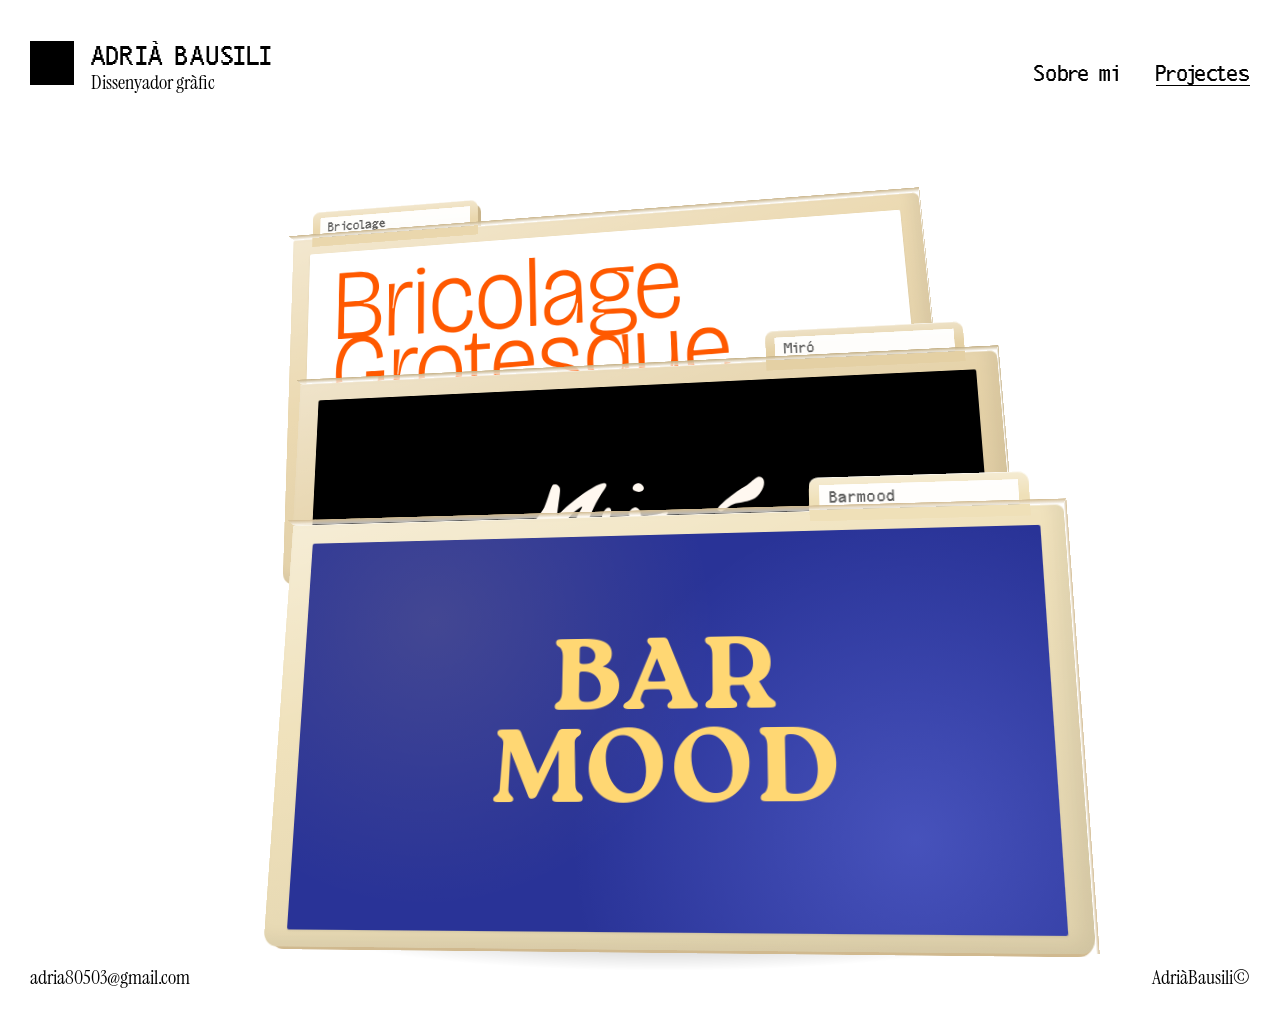
<file: index.html>
<!doctype html>
<html lang="ca">
	<head>
		<meta charset="UTF-8" />
		<link rel="icon" type="image/svg+xml" href="favicon.svg" />
		<meta name="robots" content="noindex, nofollow" />
		<meta name="viewport" content="width=device-width, initial-scale=1" />
		<title>Adrià Bausili — Projectes</title>
		<link rel="preconnect" href="https://fonts.googleapis.com" />
		<link rel="preconnect" href="https://fonts.gstatic.com" crossorigin />
		<link
			href="https://fonts.googleapis.com/css2?family=Bricolage+Grotesque:opsz,wdth,wght@12..96,75..100,200..800&family=Instrument+Serif:ital@0;1&family=Inter:wght@600&display=swap"
			rel="stylesheet"
		/>
		<link rel="stylesheet" href="css/styles.css" />
	</head>
	<body>
		<div class="page">
			<header class="site-header">
				<a class="brand" href="index.html" aria-label="Adrià Bausili — inici">
					<span class="brand-mark" aria-hidden="true"></span>
					<span class="brand-text">
						<span class="brand-name">ADRIÀ BAUSILI</span>
						<span class="brand-role">Dissenyador gràfic</span>
					</span>
				</a>
				<nav class="site-nav" aria-label="Principal">
					<a href="sobre-mi.html">Sobre mi</a>
					<a href="index.html" aria-current="page">Projectes</a>
				</nav>
			</header>

			<main class="projectes">
				<div class="conjunt" id="conjunt" aria-label="Projectes">
					<a class="project-card card-especimen" href="especimen.html" data-tag="especimen">
						<div class="folder">
							<span class="folder-lip" aria-hidden="true"></span>
							<span class="folder-side" aria-hidden="true"></span>
							<span class="folder-tab" aria-hidden="true"><span class="folder-label">Bricolage</span></span>
							<div class="card-especimen-inner">
								<p class="especimen-title">
									<span>Bricolage</span>
									<span>Grotesque</span>
								</p>
							</div>
						</div>
					</a>

					<a class="project-card card-miro" href="miro.html" data-tag="redisseny">
						<div class="folder">
							<span class="folder-lip" aria-hidden="true"></span>
							<span class="folder-side" aria-hidden="true"></span>
							<span class="folder-tab" aria-hidden="true"><span class="folder-label">Miró</span></span>
							<div class="card-miro-inner">
								<img class="miro-signature" src="assets/miro-signature.svg" alt="Miró Barcelona" width="466" height="248" />
							</div>
						</div>
					</a>

					<a class="project-card card-barmood" href="barmood.html" data-tag="disseny web">
						<div class="folder">
							<span class="folder-lip" aria-hidden="true"></span>
							<span class="folder-side" aria-hidden="true"></span>
							<span class="folder-tab" aria-hidden="true"><span class="folder-label">Barmood</span></span>
							<div class="card-barmood-inner">
								<p class="barmood-wordmark">
									<span>BAR</span>
									<span>MOOD</span>
								</p>
							</div>
						</div>
					</a>
				</div>
			</main>

			<footer class="site-footer">
				<a href="mailto:adria80503@gmail.com">adria80503@gmail.com</a>
				<span>AdriàBausili©</span>
			</footer>
		</div>

		<div class="cursor-tag" id="cursor-tag" aria-hidden="true"></div>

		<script src="js/main.js"></script>
	</body>
</html>
</file>
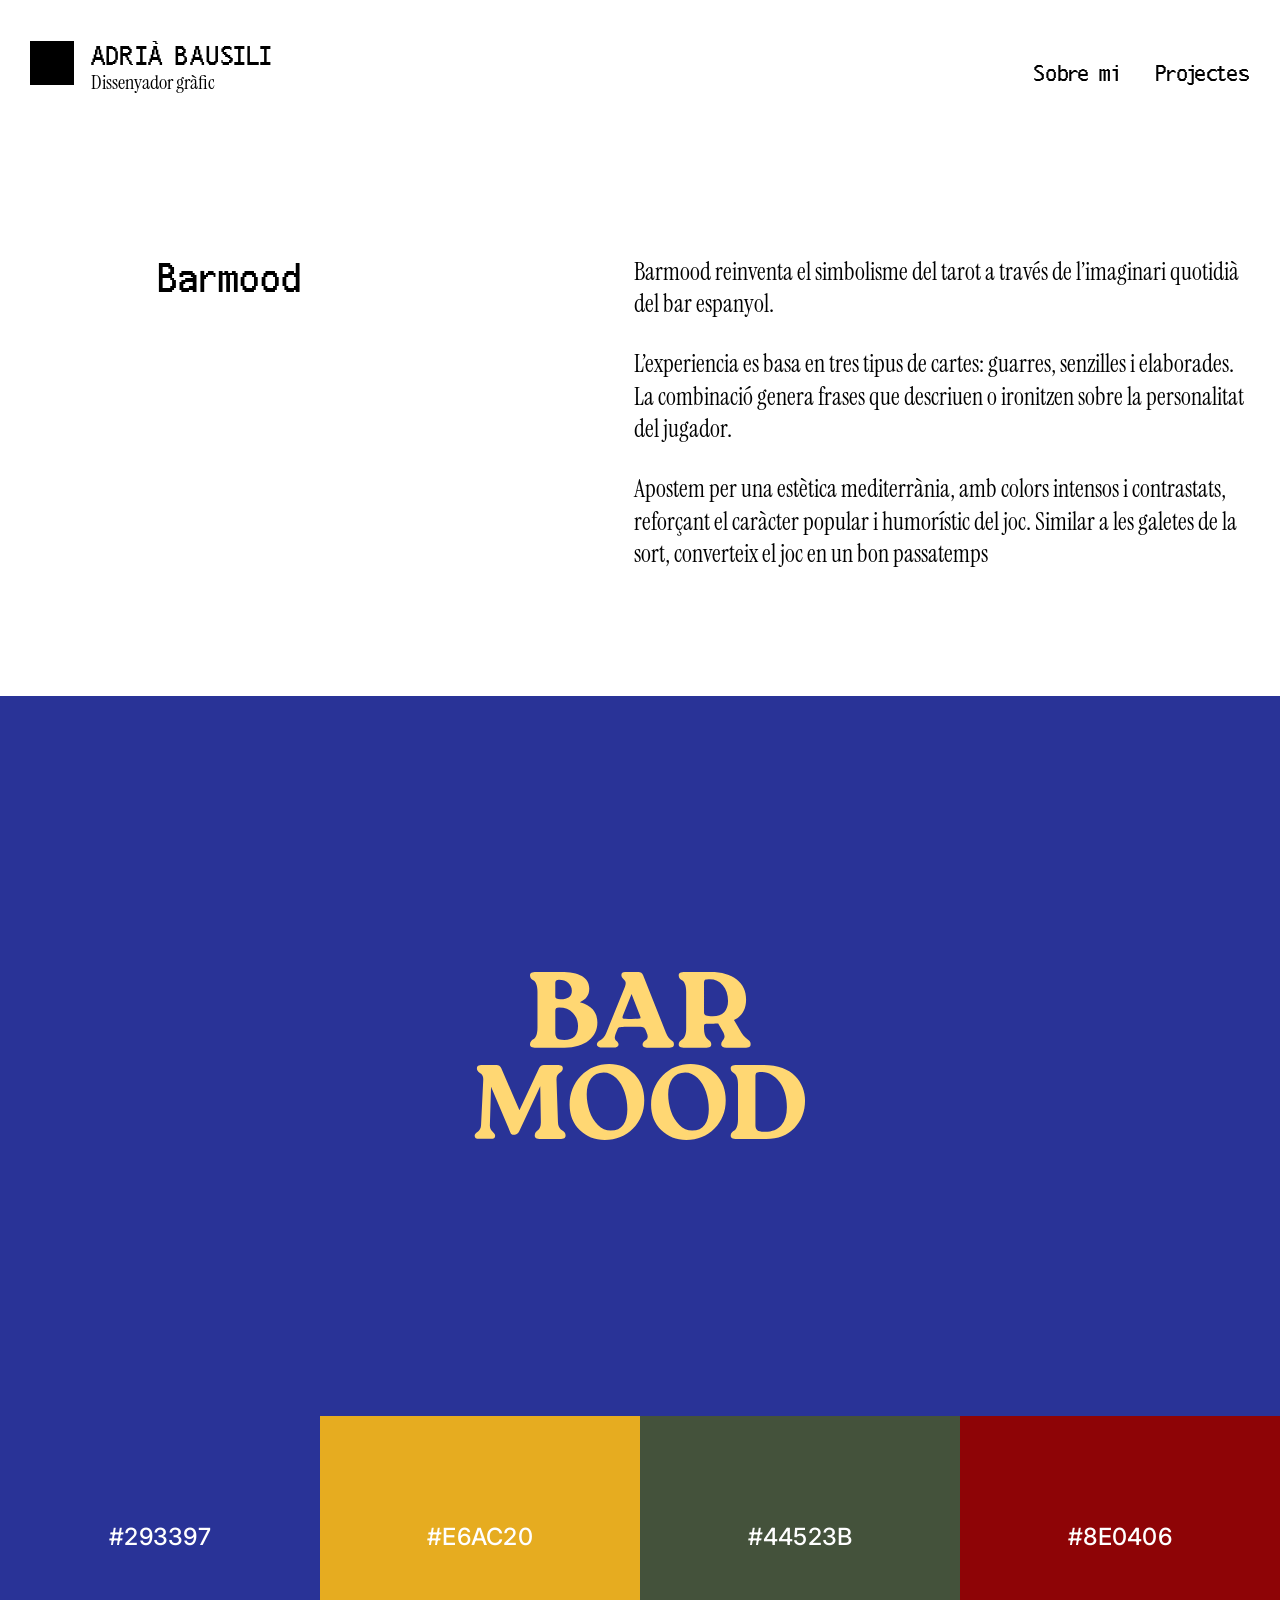
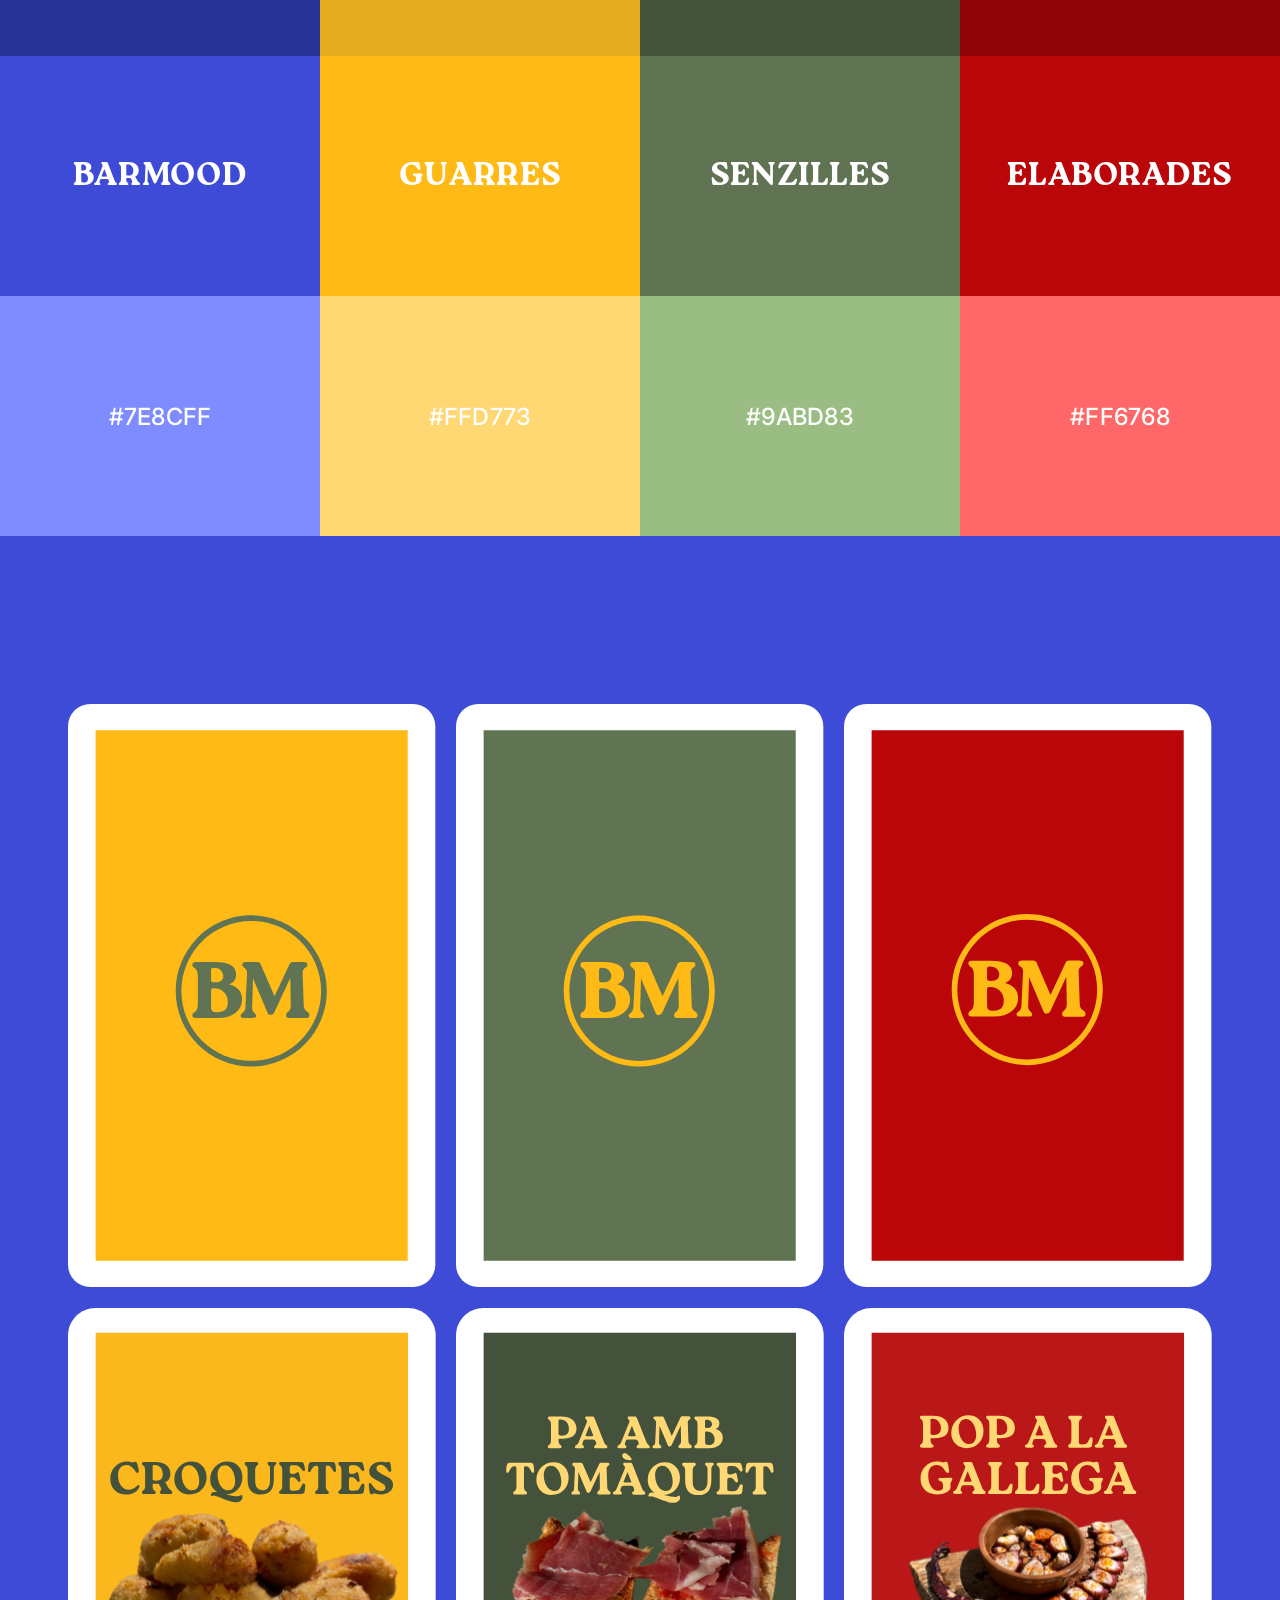
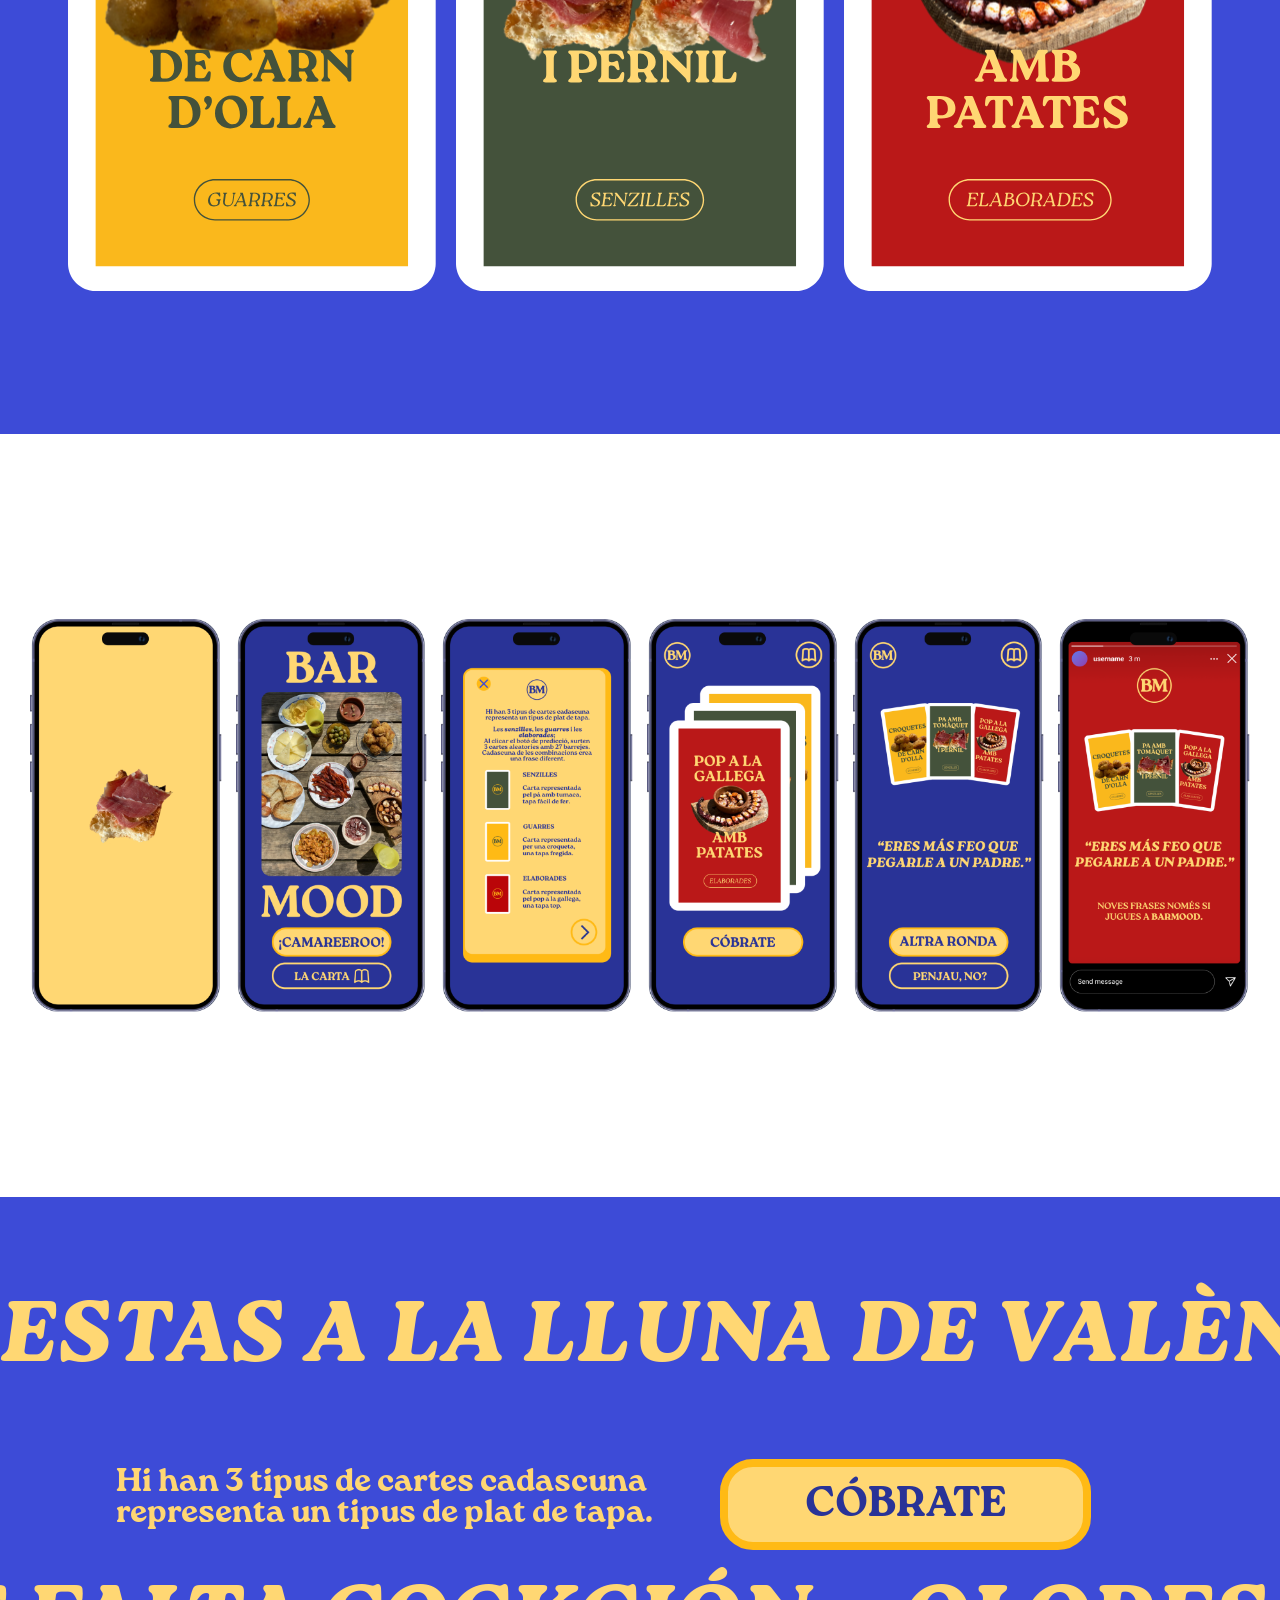
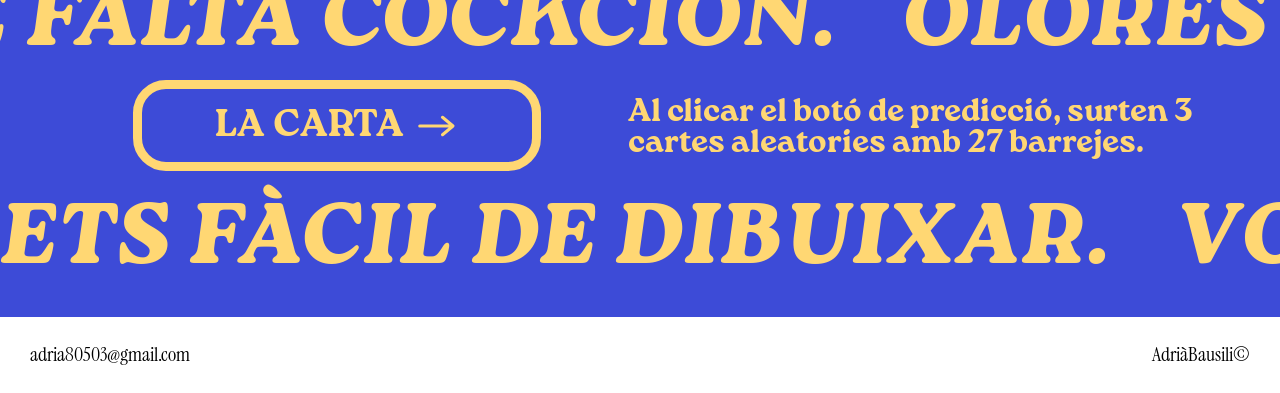
<file: barmood.html>
<!doctype html>
<html lang="ca">
	<head>
		<meta charset="UTF-8" />
		<link rel="icon" type="image/svg+xml" href="favicon.svg" />
		<meta name="robots" content="noindex, nofollow" />
		<meta name="viewport" content="width=device-width, initial-scale=1" />
		<title>Adrià Bausili — Barmood</title>
		<link rel="preconnect" href="https://fonts.googleapis.com" />
		<link rel="preconnect" href="https://fonts.gstatic.com" crossorigin />
		<link rel="preconnect" href="https://api.fontshare.com" />
		<link
			href="https://fonts.googleapis.com/css2?family=Instrument+Serif:ital@0;1&family=Inter:wght@500;600&display=swap"
			rel="stylesheet"
		/>
		<link href="https://api.fontshare.com/v2/css?f[]=clash-grotesk@500&display=swap" rel="stylesheet" />
		<link rel="stylesheet" href="css/styles.css" />
	</head>
	<body>
		<div class="page">
			<header class="site-header">
				<a class="brand" href="index.html" aria-label="Adrià Bausili — inici">
					<span class="brand-mark" aria-hidden="true"></span>
					<span class="brand-text">
						<span class="brand-name">ADRIÀ BAUSILI</span>
						<span class="brand-role">Dissenyador gràfic</span>
					</span>
				</a>
				<nav class="site-nav" aria-label="Principal">
					<a href="sobre-mi.html">Sobre mi</a>
					<a href="index.html">Projectes</a>
				</nav>
			</header>

			<main class="case-barmood">
				<section class="case-intro" aria-labelledby="bm-title">
					<h1 id="bm-title">Barmood</h1>
					<div class="case-intro-copy">
						<p>Barmood reinventa el simbolisme del tarot a través de l’imaginari quotidià del bar espanyol.</p>
						<p>
							L’experiencia es basa en tres tipus de cartes: guarres, senzilles i elaborades. La combinació genera frases que
							descriuen o ironitzen sobre la personalitat del jugador.
						</p>
						<p>
							Apostem per una estètica mediterrània, amb colors intensos i contrastats, reforçant el caràcter popular i
							humorístic del joc. Similar a les galetes de la sort, converteix el joc en un bon passatemps
						</p>
					</div>
				</section>

				<section class="bm-wordmark bm-bleed" aria-label="Wordmark">
					<img src="assets/barmood-wordmark.svg" alt="BAR MOOD" width="1920" height="1080" />
				</section>

				<section class="bm-palette bm-bleed" aria-label="Paleta de color">
					<ul class="bm-palette-grid">
						<li>
							<div class="bm-swatch bm-swatch-barmood-dark"><span>#293397</span></div>
							<div class="bm-swatch bm-swatch-name bm-swatch-barmood-mid"><span>BARMOOD</span></div>
							<div class="bm-swatch bm-swatch-barmood-light"><span>#7E8CFF</span></div>
						</li>
						<li>
							<div class="bm-swatch bm-swatch-guarres-dark"><span>#E6AC20</span></div>
							<div class="bm-swatch bm-swatch-name bm-swatch-guarres-mid"><span>GUARRES</span></div>
							<div class="bm-swatch bm-swatch-guarres-light"><span>#FFD773</span></div>
						</li>
						<li>
							<div class="bm-swatch bm-swatch-senzilles-dark"><span>#44523B</span></div>
							<div class="bm-swatch bm-swatch-name bm-swatch-senzilles-mid"><span>SENZILLES</span></div>
							<div class="bm-swatch bm-swatch-senzilles-light"><span>#9ABD83</span></div>
						</li>
						<li>
							<div class="bm-swatch bm-swatch-elaborades-dark"><span>#8E0406</span></div>
							<div class="bm-swatch bm-swatch-name bm-swatch-elaborades-mid"><span>ELABORADES</span></div>
							<div class="bm-swatch bm-swatch-elaborades-light"><span>#FF6768</span></div>
						</li>
					</ul>
				</section>

				<section class="bm-cards bm-bleed" aria-label="Cartes">
					<div class="bm-cards-grid">
						<img src="assets/barmood-logo-1.svg" alt="" width="365" height="578" />
						<img src="assets/barmood-logo-2.svg" alt="" width="365" height="578" />
						<img src="assets/barmood-logo-3.svg" alt="" width="365" height="578" />
						<img src="assets/barmood-croquetes.svg" alt="croquetes" width="364" height="577" />
						<img src="assets/barmood-pa.svg" alt="pa amb tomàquet" width="364" height="577" />
						<img src="assets/barmood-pop.svg" alt="pop" width="364" height="577" />
					</div>
				</section>

				<section class="bm-photos" aria-label="Fotografies">
					<img src="assets/barmood-photo-1.png" alt="" width="298" height="613" />
					<img src="assets/barmood-photo-2.png" alt="" width="298" height="613" />
					<img src="assets/barmood-photo-3.png" alt="" width="298" height="613" />
					<img src="assets/barmood-photo-4.png" alt="" width="298" height="613" />
					<img src="assets/barmood-photo-5.png" alt="" width="298" height="613" />
					<img src="assets/barmood-photo-6.png" alt="" width="298" height="613" />
				</section>

				<section class="bm-play bm-bleed" aria-label="Joc">
					<div class="bm-play-stage">
						<div class="bm-marquee" data-dir="left">
							<div class="bm-marquee-track">
								<p>
									<span>ESTAS A LA LLUNA DE VALÈNCIA.</span>
									<span>ERES MÁS FEO QUE PEGARLE A UN PADRE.</span>
								</p>
								<p aria-hidden="true">
									<span>ESTAS A LA LLUNA DE VALÈNCIA.</span>
									<span>ERES MÁS FEO QUE PEGARLE A UN PADRE.</span>
								</p>
							</div>
						</div>
						<div class="bm-marquee is-shifted" data-dir="right">
							<div class="bm-marquee-track">
								<p>
									<span>TE FALTA COCKCIÓN.</span>
									<span>OLORES A QUARENTENA.</span>
								</p>
								<p aria-hidden="true">
									<span>TE FALTA COCKCIÓN.</span>
									<span>OLORES A QUARENTENA.</span>
								</p>
							</div>
						</div>
						<div class="bm-marquee" data-dir="left">
							<div class="bm-marquee-track">
								<p>
									<span>ETS FÀCIL DE DIBUIXAR.</span>
									<span>VOLS UN BESO NEGRO O NORMAL.</span>
								</p>
								<p aria-hidden="true">
									<span>ETS FÀCIL DE DIBUIXAR.</span>
									<span>VOLS UN BESO NEGRO O NORMAL.</span>
								</p>
							</div>
						</div>

						<div class="bm-play-ui">
							<p class="bm-play-line bm-line-a">Hi han 3 tipus de cartes cadascuna representa un tipus de plat de tapa.</p>
							<button type="button" class="bm-btn bm-btn-cobrate" id="bm-cobrate" aria-controls="bm-reading">CÓBRATE</button>
							<button
								type="button"
								class="bm-btn bm-btn-carta"
								id="bm-carta"
								aria-expanded="false"
								aria-controls="bm-instructions"
							>
								<span>LA CARTA</span>
								<svg class="bm-arrow" viewBox="0 0 48 32" width="42" height="28" aria-hidden="true">
									<path
										d="M2 16h36M28 6l12 10L28 26"
										fill="none"
										stroke="currentColor"
										stroke-width="3.5"
										stroke-linecap="round"
										stroke-linejoin="round"
									/>
								</svg>
							</button>
							<p class="bm-play-line bm-line-b">Al clicar el botó de predicció, surten 3 cartes aleatories amb 27 barrejes.</p>
						</div>
					</div>

					<div class="bm-instructions" id="bm-instructions" hidden>
						<p>Hi ha tres tipus de cartes. Cadascuna representa un tipus de plat de tapa: guarres, senzilles i elaborades.</p>
						<p>CÓBRATE en treu 3 a l’atzar. Amb tres tipus, les combinacions són 27.</p>
					</div>

					<div class="bm-reading" id="bm-reading" hidden>
						<div class="bm-reading-cards" id="bm-reading-cards"></div>
						<p class="bm-sr" id="bm-reading-status" aria-live="polite"></p>
					</div>
				</section>
			</main>

			<footer class="site-footer">
				<a href="mailto:adria80503@gmail.com">adria80503@gmail.com</a>
				<span>AdriàBausili©</span>
			</footer>
		</div>
		<script src="js/main.js"></script>
	</body>
</html>
</file>
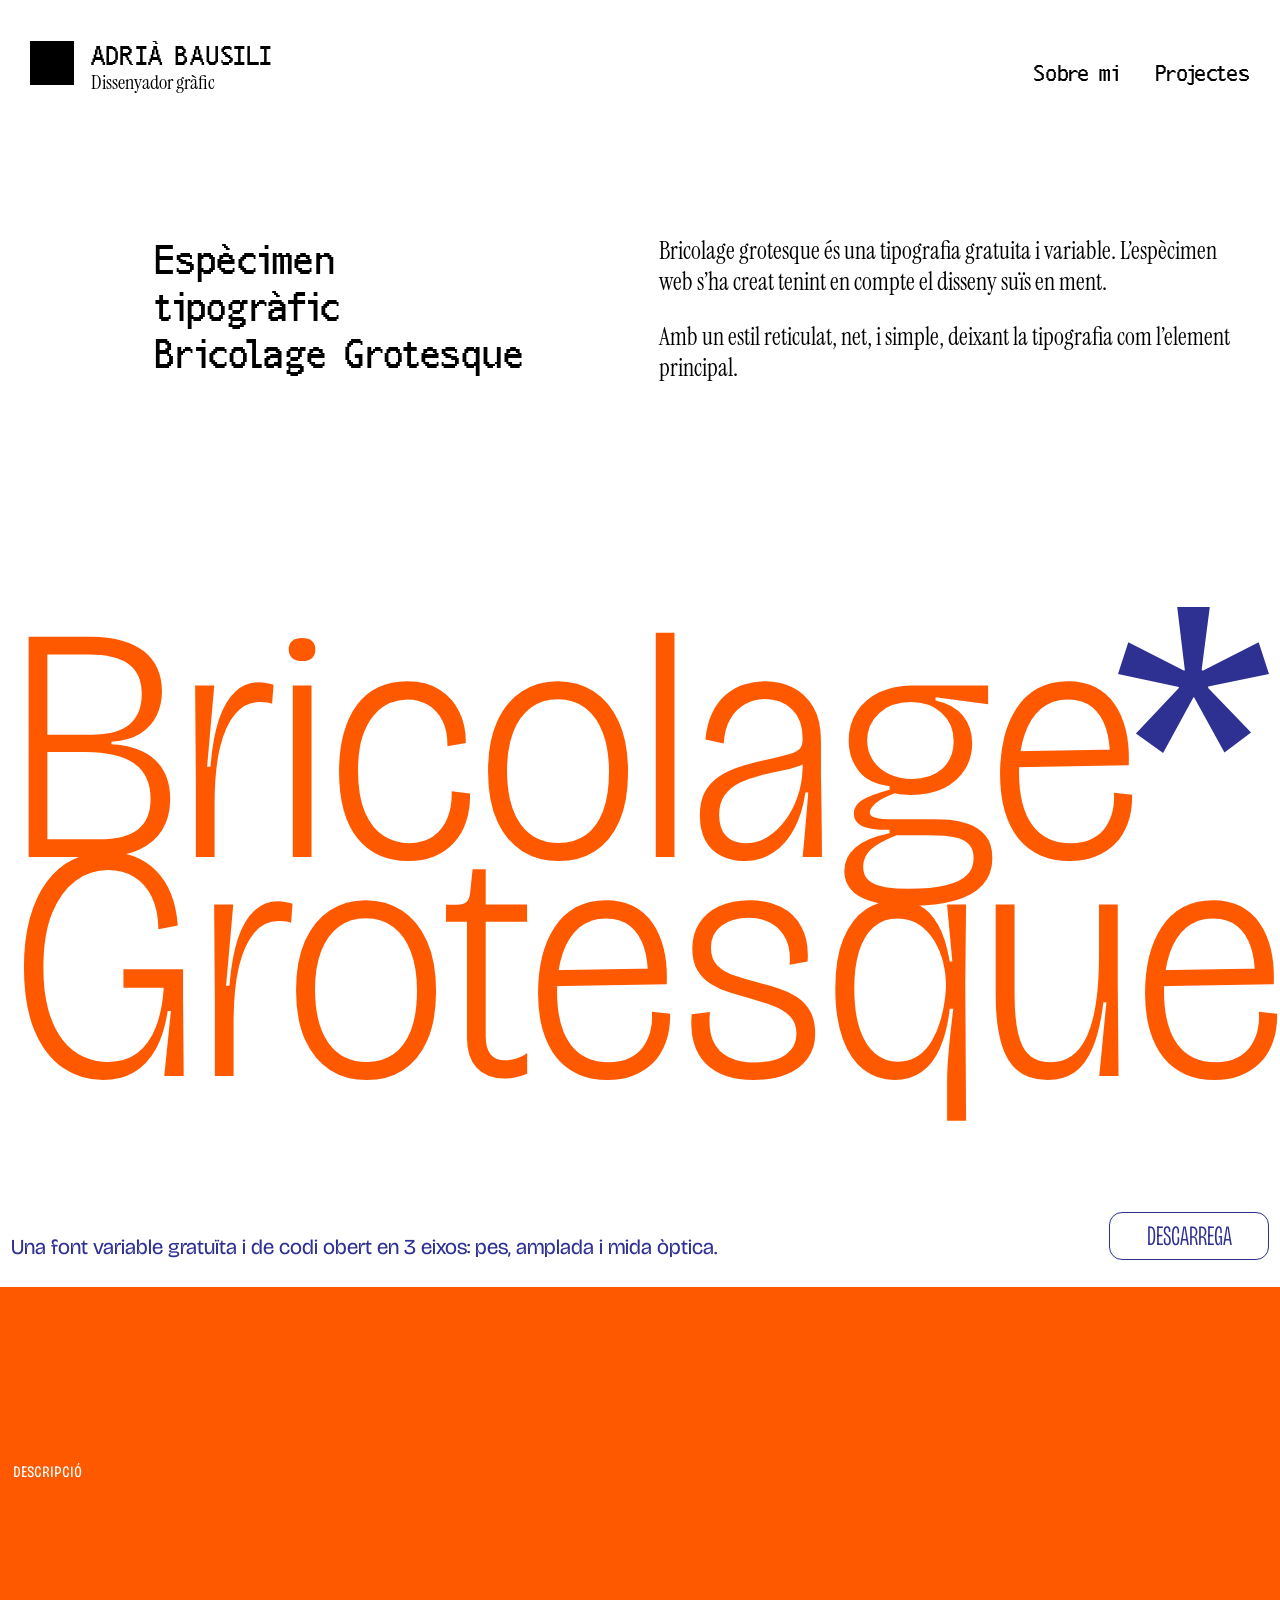
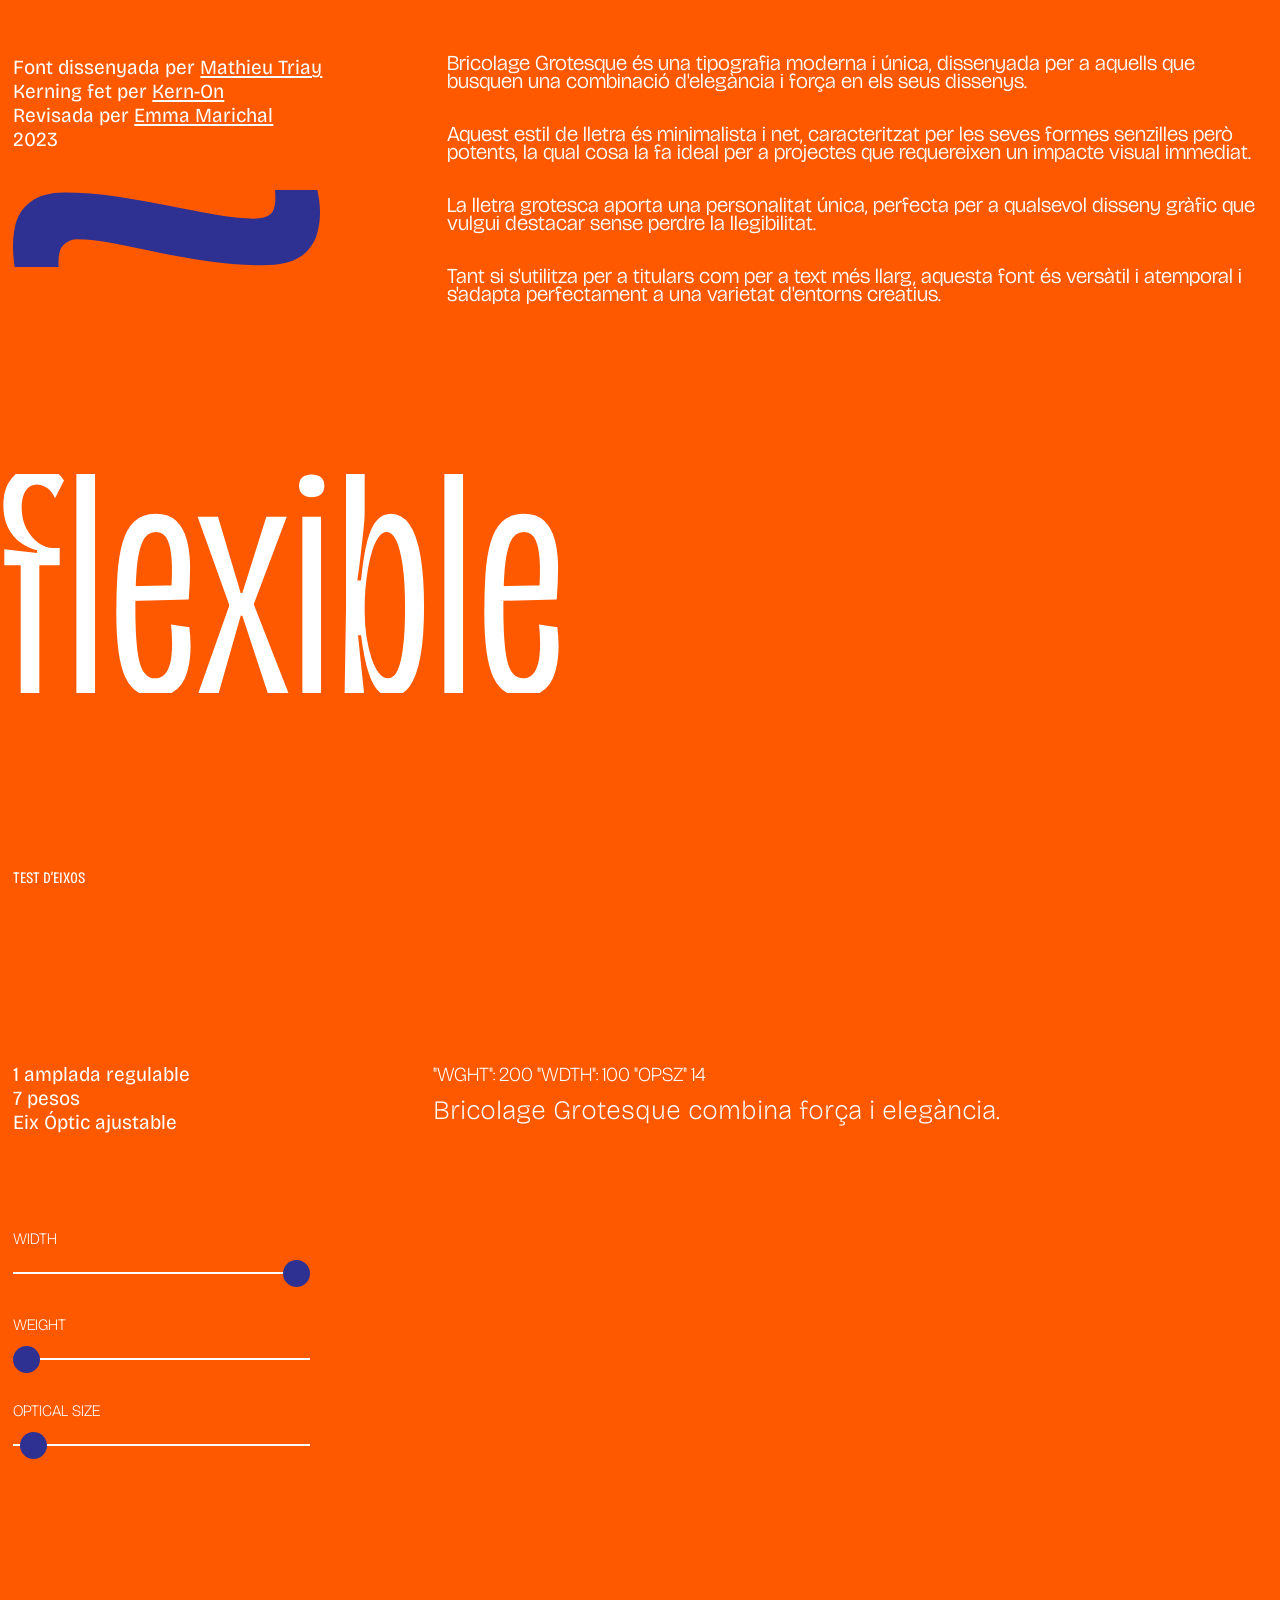
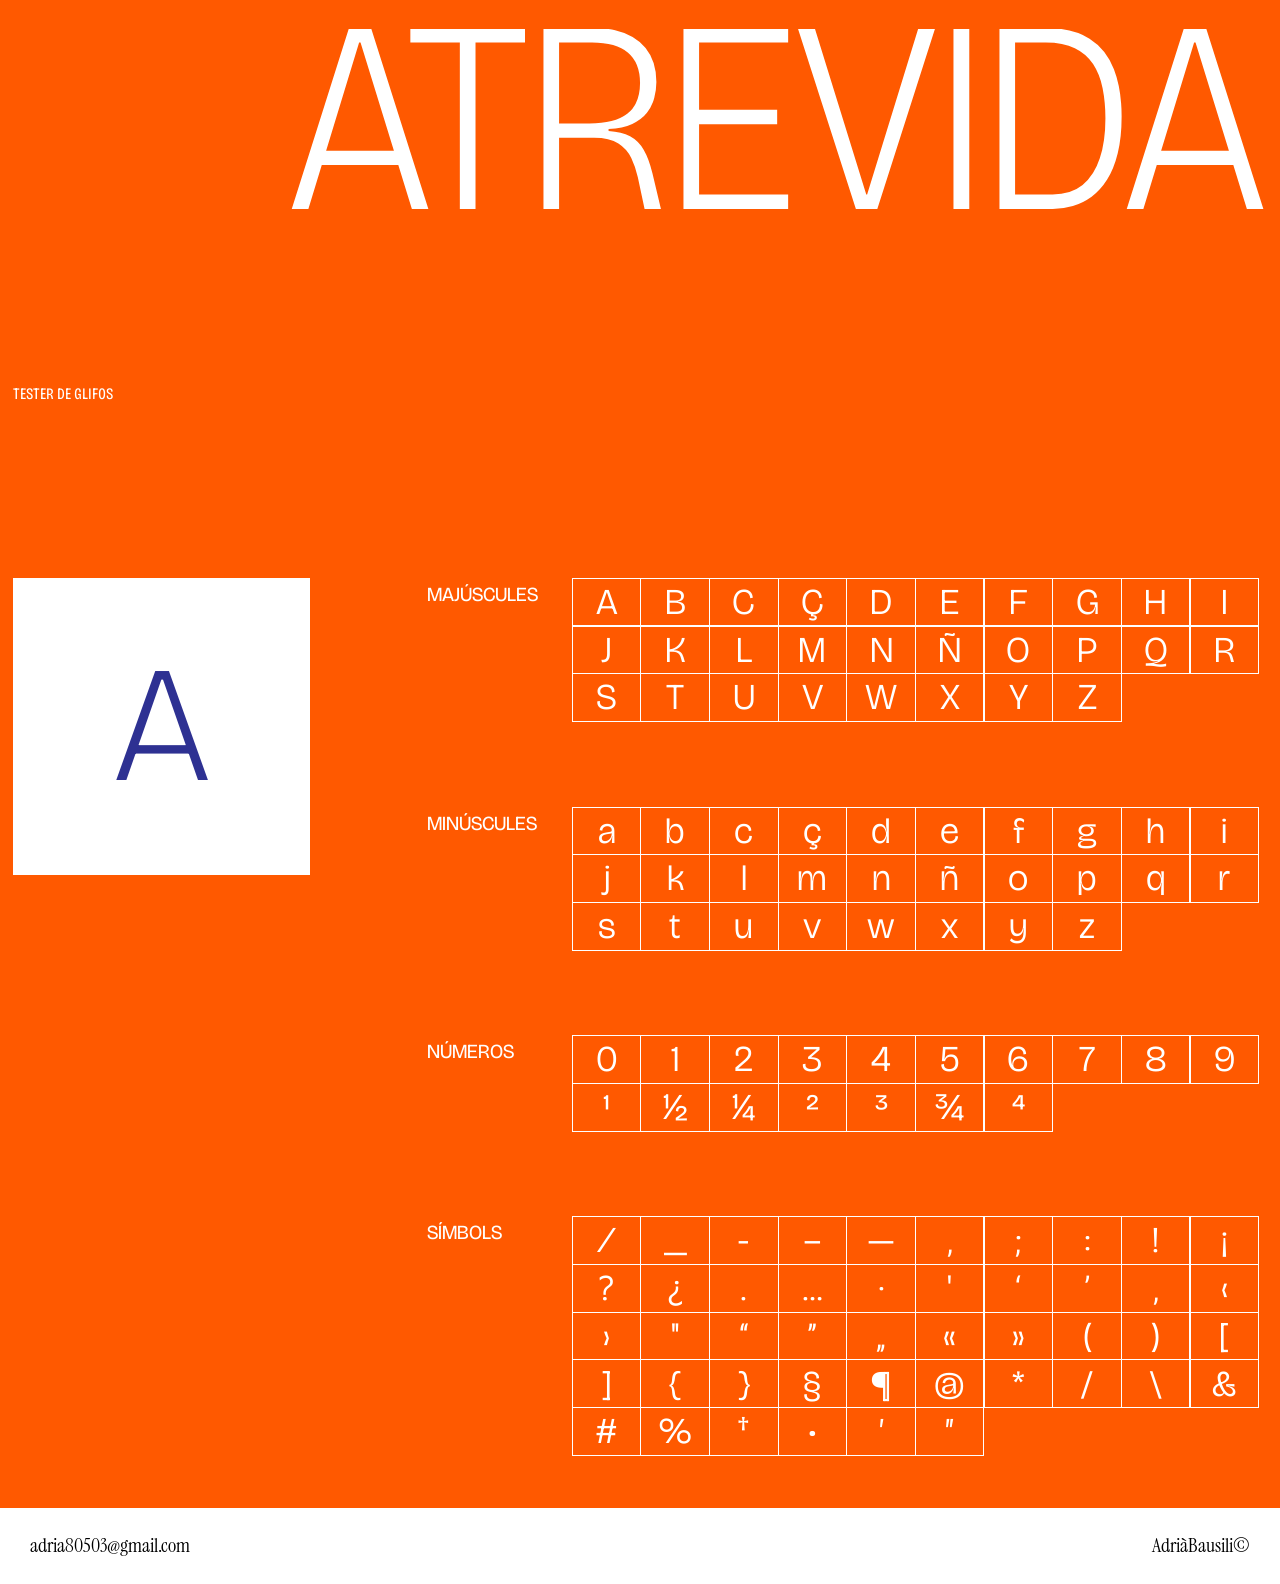
<file: especimen.html>
<!doctype html>
<html lang="ca">
	<head>
		<meta charset="UTF-8" />
		<link rel="icon" type="image/svg+xml" href="favicon.svg" />
		<meta name="robots" content="noindex, nofollow" />
		<meta name="viewport" content="width=device-width, initial-scale=1" />
		<title>Adrià Bausili — Espècimen</title>
		<link rel="preconnect" href="https://fonts.googleapis.com" />
		<link rel="preconnect" href="https://fonts.gstatic.com" crossorigin />
		<link
			href="https://fonts.googleapis.com/css2?family=Bricolage+Grotesque:opsz,wdth,wght@12..96,75..100,200..800&family=Instrument+Serif:ital@0;1&display=swap"
			rel="stylesheet"
		/>
		<link rel="stylesheet" href="css/styles.css" />
	</head>
	<body>
		<div class="page">
			<header class="site-header">
				<a class="brand" href="index.html" aria-label="Adrià Bausili — inici">
					<span class="brand-mark" aria-hidden="true"></span>
					<span class="brand-text">
						<span class="brand-name">ADRIÀ BAUSILI</span>
						<span class="brand-role">Dissenyador gràfic</span>
					</span>
				</a>
				<nav class="site-nav" aria-label="Principal">
					<a href="sobre-mi.html">Sobre mi</a>
					<a href="index.html">Projectes</a>
				</nav>
			</header>

			<main class="case-especimen">
				<section class="case-intro" aria-labelledby="sp-title">
					<h1 id="sp-title">Espècimen tipogràfic<br />Bricolage Grotesque</h1>
					<div class="case-intro-copy">
						<p>
							Bricolage grotesque és una tipografia gratuita i variable. L’espècimen web s’ha creat tenint en compte el disseny
							suïs en ment.
						</p>
						<p>Amb un estil reticulat, net, i simple, deixant la tipografia com l’element principal.</p>
					</div>
				</section>

				<section class="sp-hero sp-bleed" aria-label="Bricolage Grotesque">
					<h2 class="sp-hero-title">Bricolage<br />Grotesque</h2>
					<img class="sp-asterisk" src="assets/especimen-asterisk.svg" alt="" width="226" height="219" />
					<div class="sp-hero-foot">
						<p>Una font variable gratuïta i de codi obert en 3 eixos: pes, amplada i mida òptica.</p>
						<a
							class="sp-download"
							href="https://fonts.google.com/specimen/Bricolage+Grotesque"
							target="_blank"
							rel="noopener noreferrer"
							>DESCARREGA</a
						>
					</div>
				</section>

				<div class="sp-orange sp-bleed">
					<section class="sp-block" aria-labelledby="sp-desc-label">
						<p class="sp-kicker" id="sp-desc-label">DESCRIPCIÓ</p>
						<div class="sp-desc">
							<div class="sp-desc-meta">
								<p>
									Font dissenyada per
									<a href="https://www.mathieutriay.com/" target="_blank" rel="noopener noreferrer">Mathieu Triay</a
									><br />Kerning fet per <a href="https://kern-on.com/" target="_blank" rel="noopener noreferrer">Kern-On</a
									><br />Revisada per
									<a href="https://emmamarichal.fr/" target="_blank" rel="noopener noreferrer">Emma Marichal</a><br />2023
								</p>
								<img class="sp-tilde" src="assets/especimen-tilde.svg" alt="" width="307" height="76" />
							</div>
							<div class="sp-desc-copy">
								<p>
									Bricolage Grotesque és una tipografia moderna i única, dissenyada per a aquells que busquen una combinació
									d'elegància i força en els seus dissenys.
								</p>
								<p>
									Aquest estil de lletra és minimalista i net, caracteritzat per les seves formes senzilles però potents, la qual
									cosa la fa ideal per a projectes que requereixen un impacte visual immediat.
								</p>
								<p>
									La lletra grotesca aporta una personalitat única, perfecta per a qualsevol disseny gràfic que vulgui destacar
									sense perdre la llegibilitat.
								</p>
								<p>
									Tant si s'utilitza per a titulars com per a text més llarg, aquesta font és versàtil i atemporal i s'adapta
									perfectament a una varietat d'entorns creatius.
								</p>
							</div>
						</div>
					</section>

					<p class="sp-flexible">flexible</p>

					<section class="sp-block" aria-labelledby="sp-axes-label">
						<p class="sp-kicker" id="sp-axes-label">TEST D’EIXOS</p>
						<div class="sp-axes">
							<div class="sp-axes-controls">
								<p>1 amplada regulable<br />7 pesos<br />Eix Óptic ajustable</p>
								<div class="sp-sliders">
									<label class="sp-slider">
										<span>WIDTH</span>
										<input type="range" min="75" max="100" value="100" step="1" data-axis="wdth" aria-label="WIDTH" />
									</label>
									<label class="sp-slider">
										<span>WEIGHT</span>
										<input type="range" min="200" max="800" value="200" step="10" data-axis="wght" aria-label="WEIGHT" />
									</label>
									<label class="sp-slider">
										<span>OPTICAL SIZE</span>
										<input type="range" min="12" max="96" value="14" step="1" data-axis="opsz" aria-label="OPTICAL SIZE" />
									</label>
								</div>
							</div>
							<div class="sp-axes-sample">
								<p class="sp-axes-meta" id="sp-axes-meta">"WGHT": 200 "WDTH": 100 "OPSZ" 14</p>
								<p class="sp-axes-line" id="sp-axes-line">Bricolage Grotesque combina força i elegància.</p>
							</div>
						</div>
					</section>

					<p class="sp-atrevida">ATREVIDA</p>

					<section class="sp-block sp-glyphs" aria-labelledby="sp-glyphs-label">
						<p class="sp-kicker" id="sp-glyphs-label">TESTER DE GLIFOS</p>
						<div class="sp-glyphs-layout">
							<div class="sp-glypho-pin">
								<p class="sp-glypho" id="sp-glypho">A</p>
							</div>
							<div class="sp-sets">
								<div class="sp-set">
									<p class="sp-set-label">MAJÚSCULES</p>
									<div class="sp-grid">
										<button type="button" class="sp-cell">A</button><button type="button" class="sp-cell">B</button
										><button type="button" class="sp-cell">C</button><button type="button" class="sp-cell">Ç</button
										><button type="button" class="sp-cell">D</button><button type="button" class="sp-cell">E</button
										><button type="button" class="sp-cell">F</button><button type="button" class="sp-cell">G</button
										><button type="button" class="sp-cell">H</button><button type="button" class="sp-cell">I</button>
										<button type="button" class="sp-cell">J</button><button type="button" class="sp-cell">K</button
										><button type="button" class="sp-cell">L</button><button type="button" class="sp-cell">M</button
										><button type="button" class="sp-cell">N</button><button type="button" class="sp-cell">Ñ</button
										><button type="button" class="sp-cell">O</button><button type="button" class="sp-cell">P</button
										><button type="button" class="sp-cell">Q</button><button type="button" class="sp-cell">R</button>
										<button type="button" class="sp-cell">S</button><button type="button" class="sp-cell">T</button
										><button type="button" class="sp-cell">U</button><button type="button" class="sp-cell">V</button
										><button type="button" class="sp-cell">W</button><button type="button" class="sp-cell">X</button
										><button type="button" class="sp-cell">Y</button><button type="button" class="sp-cell">Z</button>
									</div>
								</div>
								<div class="sp-set">
									<p class="sp-set-label">MINÚSCULES</p>
									<div class="sp-grid">
										<button type="button" class="sp-cell">a</button><button type="button" class="sp-cell">b</button
										><button type="button" class="sp-cell">c</button><button type="button" class="sp-cell">ç</button
										><button type="button" class="sp-cell">d</button><button type="button" class="sp-cell">e</button
										><button type="button" class="sp-cell">f</button><button type="button" class="sp-cell">g</button
										><button type="button" class="sp-cell">h</button><button type="button" class="sp-cell">i</button>
										<button type="button" class="sp-cell">j</button><button type="button" class="sp-cell">k</button
										><button type="button" class="sp-cell">l</button><button type="button" class="sp-cell">m</button
										><button type="button" class="sp-cell">n</button><button type="button" class="sp-cell">ñ</button
										><button type="button" class="sp-cell">o</button><button type="button" class="sp-cell">p</button
										><button type="button" class="sp-cell">q</button><button type="button" class="sp-cell">r</button>
										<button type="button" class="sp-cell">s</button><button type="button" class="sp-cell">t</button
										><button type="button" class="sp-cell">u</button><button type="button" class="sp-cell">v</button
										><button type="button" class="sp-cell">w</button><button type="button" class="sp-cell">x</button
										><button type="button" class="sp-cell">y</button><button type="button" class="sp-cell">z</button>
									</div>
								</div>
								<div class="sp-set">
									<p class="sp-set-label">NÚMEROS</p>
									<div class="sp-grid">
										<button type="button" class="sp-cell">0</button><button type="button" class="sp-cell">1</button
										><button type="button" class="sp-cell">2</button><button type="button" class="sp-cell">3</button
										><button type="button" class="sp-cell">4</button><button type="button" class="sp-cell">5</button
										><button type="button" class="sp-cell">6</button><button type="button" class="sp-cell">7</button
										><button type="button" class="sp-cell">8</button><button type="button" class="sp-cell">9</button>
										<button type="button" class="sp-cell">¹</button><button type="button" class="sp-cell">½</button
										><button type="button" class="sp-cell">¼</button><button type="button" class="sp-cell">²</button
										><button type="button" class="sp-cell">³</button><button type="button" class="sp-cell">¾</button
										><button type="button" class="sp-cell">⁴</button>
									</div>
								</div>
								<div class="sp-set">
									<p class="sp-set-label">SÍMBOLS</p>
									<div class="sp-grid">
										<button type="button" class="sp-cell">⁄</button><button type="button" class="sp-cell">_</button
										><button type="button" class="sp-cell">-</button><button type="button" class="sp-cell">–</button
										><button type="button" class="sp-cell">—</button><button type="button" class="sp-cell">,</button
										><button type="button" class="sp-cell">;</button><button type="button" class="sp-cell">:</button
										><button type="button" class="sp-cell">!</button><button type="button" class="sp-cell">¡</button>
										<button type="button" class="sp-cell">?</button><button type="button" class="sp-cell">¿</button
										><button type="button" class="sp-cell">.</button><button type="button" class="sp-cell">…</button
										><button type="button" class="sp-cell">·</button><button type="button" class="sp-cell">'</button
										><button type="button" class="sp-cell">‘</button><button type="button" class="sp-cell">’</button
										><button type="button" class="sp-cell">‚</button><button type="button" class="sp-cell">‹</button>
										<button type="button" class="sp-cell">›</button><button type="button" class="sp-cell">"</button
										><button type="button" class="sp-cell">“</button><button type="button" class="sp-cell">”</button
										><button type="button" class="sp-cell">„</button><button type="button" class="sp-cell">«</button
										><button type="button" class="sp-cell">»</button><button type="button" class="sp-cell">(</button
										><button type="button" class="sp-cell">)</button><button type="button" class="sp-cell">[</button>
										<button type="button" class="sp-cell">]</button><button type="button" class="sp-cell">{</button
										><button type="button" class="sp-cell">}</button><button type="button" class="sp-cell">§</button
										><button type="button" class="sp-cell">¶</button><button type="button" class="sp-cell">@</button
										><button type="button" class="sp-cell">*</button><button type="button" class="sp-cell">/</button
										><button type="button" class="sp-cell">\</button><button type="button" class="sp-cell">&amp;</button>
										<button type="button" class="sp-cell">#</button><button type="button" class="sp-cell">%</button
										><button type="button" class="sp-cell">†</button><button type="button" class="sp-cell">•</button
										><button type="button" class="sp-cell">′</button><button type="button" class="sp-cell">″</button>
									</div>
								</div>
							</div>
						</div>
					</section>
				</div>
			</main>

			<footer class="site-footer">
				<a href="mailto:adria80503@gmail.com">adria80503@gmail.com</a>
				<span>AdriàBausili©</span>
			</footer>
		</div>
		<script src="js/main.js"></script>
	</body>
</html>
</file>
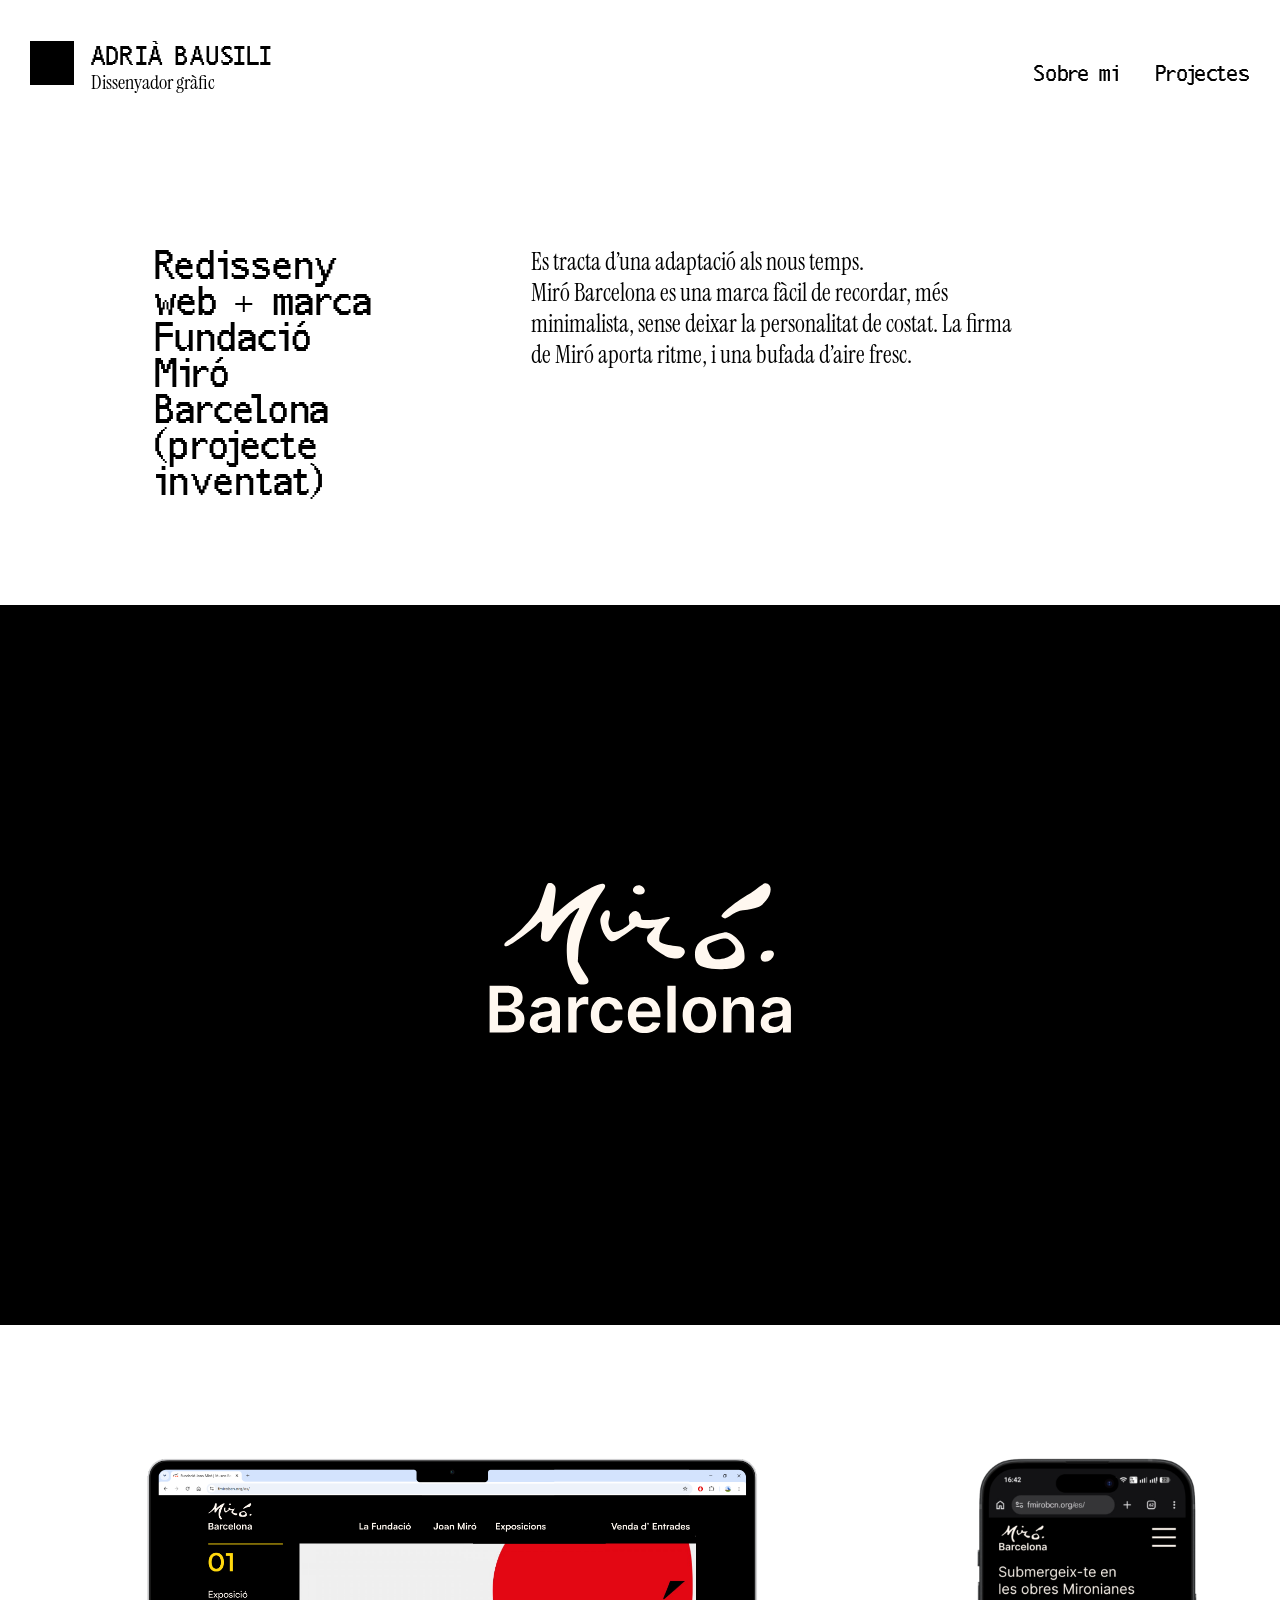
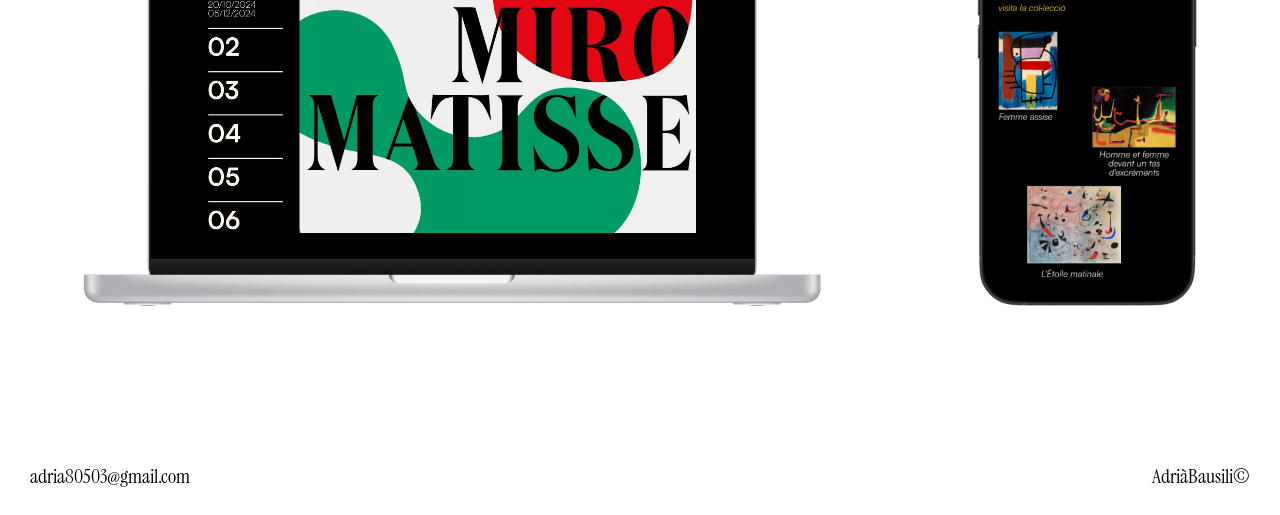
<file: miro.html>
<!doctype html>
<html lang="ca">
	<head>
		<meta charset="UTF-8" />
		<link rel="icon" type="image/svg+xml" href="favicon.svg" />
		<meta name="robots" content="noindex, nofollow" />
		<meta name="viewport" content="width=device-width, initial-scale=1" />
		<title>Adrià Bausili — Miró</title>
		<link rel="preconnect" href="https://fonts.googleapis.com" />
		<link rel="preconnect" href="https://fonts.gstatic.com" crossorigin />
		<link href="https://fonts.googleapis.com/css2?family=Instrument+Serif:ital@0;1&display=swap" rel="stylesheet" />
		<link rel="stylesheet" href="css/styles.css" />
	</head>
	<body>
		<div class="page">
			<header class="site-header">
				<a class="brand" href="index.html" aria-label="Adrià Bausili — inici">
					<span class="brand-mark" aria-hidden="true"></span>
					<span class="brand-text">
						<span class="brand-name">ADRIÀ BAUSILI</span>
						<span class="brand-role">Dissenyador gràfic</span>
					</span>
				</a>
				<nav class="site-nav" aria-label="Principal">
					<a href="sobre-mi.html">Sobre mi</a>
					<a href="index.html">Projectes</a>
				</nav>
			</header>

			<main class="case-miro">
				<section class="case-intro" aria-labelledby="mi-title">
					<h1 id="mi-title">Redisseny web + marca<br />Fundació Miró Barcelona<br />(projecte inventat)</h1>
					<div class="case-intro-copy">
						<p>Es tracta d’una adaptació als nous temps.</p>
						<p>
							Miró Barcelona es una marca fàcil de recordar, més minimalista, sense deixar la personalitat de costat. La firma
							de Miró aporta ritme, i una bufada d’aire fresc.
						</p>
					</div>
				</section>

				<section class="mi-slide mi-bleed" aria-label="Miró Barcelona">
					<img class="mi-mark" src="assets/miro-signature.svg" alt="Miró Barcelona" width="466" height="248" />
				</section>

				<section class="mi-devices mi-bleed" aria-label="Web Miró">
					<img src="assets/miro-desktop.png" alt="" width="1108" height="675" />
					<img class="mi-phone" src="assets/miro-phone.png" alt="" width="331" height="673" />
				</section>
			</main>

			<footer class="site-footer">
				<a href="mailto:adria80503@gmail.com">adria80503@gmail.com</a>
				<span>AdriàBausili©</span>
			</footer>
		</div>
		<script src="js/main.js"></script>
	</body>
</html>
</file>
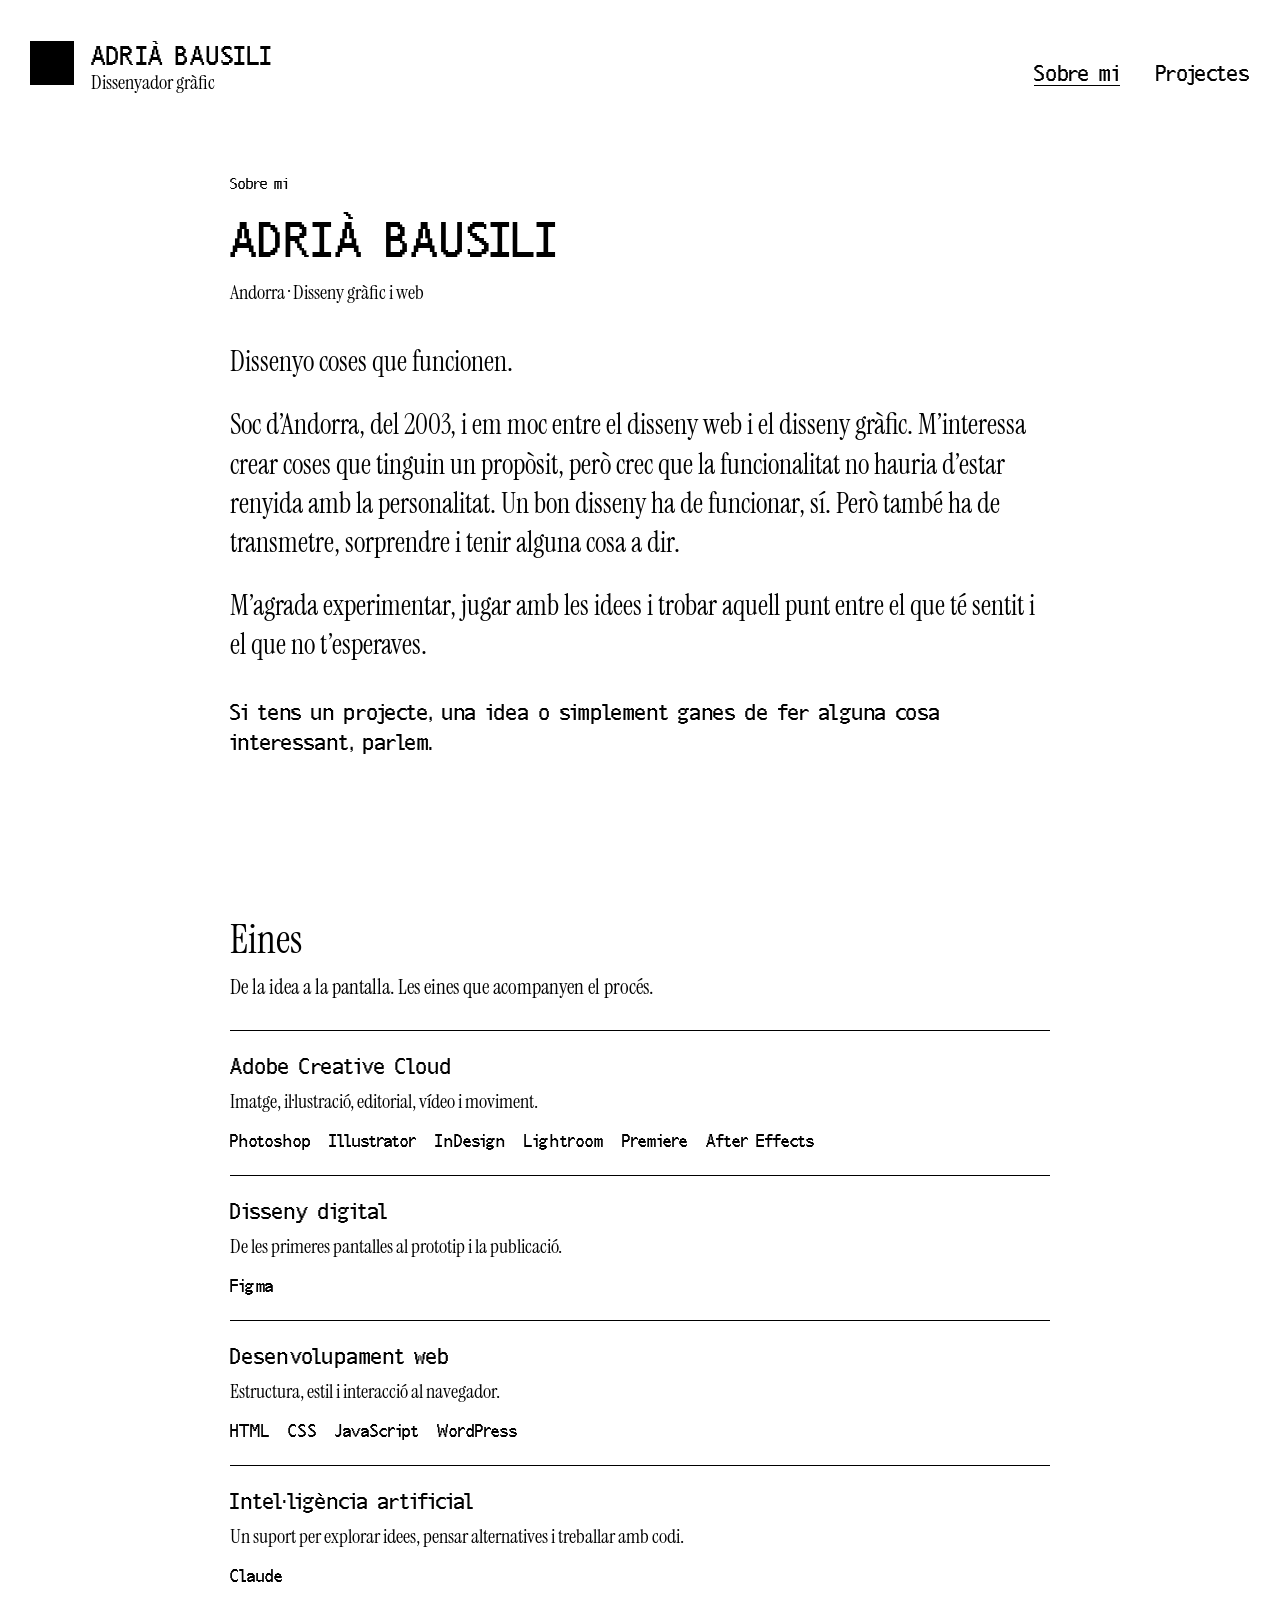
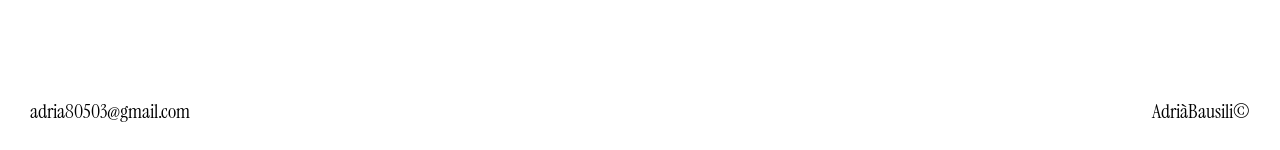
<file: sobre-mi.html>
<!doctype html>
<html lang="ca">
	<head>
		<meta charset="UTF-8" />
		<link rel="icon" type="image/svg+xml" href="favicon.svg" />
		<meta name="robots" content="noindex, nofollow" />
		<meta name="viewport" content="width=device-width, initial-scale=1" />
		<title>Adrià Bausili — Sobre mi</title>
		<link rel="preconnect" href="https://fonts.googleapis.com" />
		<link rel="preconnect" href="https://fonts.gstatic.com" crossorigin />
		<link href="https://fonts.googleapis.com/css2?family=Instrument+Serif:ital@0;1&display=swap" rel="stylesheet" />
		<link rel="stylesheet" href="css/styles.css" />
	</head>
	<body>
		<div class="page">
			<header class="site-header">
				<a class="brand" href="index.html" aria-label="Adrià Bausili — inici">
					<span class="brand-mark" aria-hidden="true"></span>
					<span class="brand-text">
						<span class="brand-name">ADRIÀ BAUSILI</span>
						<span class="brand-role">Dissenyador gràfic</span>
					</span>
				</a>
				<nav class="site-nav" aria-label="Principal">
					<a href="sobre-mi.html" aria-current="page">Sobre mi</a>
					<a href="index.html">Projectes</a>
				</nav>
			</header>

			<main class="sobre">
				<div class="sobre-intro"><div class="sobre-heading"><p class="sobre-label">Sobre mi</p><h1 class="sobre-name">ADRIÀ BAUSILI</h1><p class="sobre-location">Andorra · Disseny gràfic i web</p></div>
				<div class="sobre-copy">
					<p class="sobre-lead">Dissenyo coses que funcionen.</p>
					<p>
						Soc d’Andorra, del 2003, i em moc entre el disseny web i el disseny gràfic. M’interessa crear coses que tinguin un
						propòsit, però crec que la funcionalitat no hauria d’estar renyida amb la personalitat. Un bon disseny ha de
						funcionar, sí. Però també ha de transmetre, sorprendre i tenir alguna cosa a dir.
					</p>
					<p>
						M’agrada experimentar, jugar amb les idees i trobar aquell punt entre el que té sentit i el que no t’esperaves.
					</p>
					<p class="sobre-invite">
						Si tens un projecte, una idea o simplement ganes de fer alguna cosa interessant, parlem.
					</p>
				</div>
				</div>
				<section class="sobre-eines" id="eines" aria-labelledby="sobre-eines-title">
  <div class="sobre-tools-heading">
    <h2 id="sobre-eines-title">Eines</h2>
    <p>De la idea a la pantalla. Les eines que acompanyen el procés.</p>
  </div>
  <div class="eines-groups">
    <section class="eines-group" aria-labelledby="eines-adobe">
      <h3 id="eines-adobe">Adobe Creative Cloud</h3>
      <p>Imatge, il·lustració, editorial, vídeo i moviment.</p>
      <ul class="eines-list">
        <li>Photoshop</li><li>Illustrator</li><li>InDesign</li><li>Lightroom</li><li>Premiere</li><li>After Effects</li>
      </ul>
    </section>
    <section class="eines-group" aria-labelledby="eines-design">
      <h3 id="eines-design">Disseny digital</h3>
      <p>De les primeres pantalles al prototip i la publicació.</p>
      <ul class="eines-list"><li>Figma</li></ul>
    </section>
    <section class="eines-group" aria-labelledby="eines-code">
      <h3 id="eines-code">Desenvolupament web</h3>
      <p>Estructura, estil i interacció al navegador.</p>
      <ul class="eines-list"><li>HTML</li><li>CSS</li><li>JavaScript</li><li>WordPress</li></ul>
    </section>
    <section class="eines-group" aria-labelledby="eines-ai">
      <h3 id="eines-ai">Intel·ligència artificial</h3>
      <p>Un suport per explorar idees, pensar alternatives i treballar amb codi.</p>
      <ul class="eines-list"><li>Claude</li></ul>
    </section>
  </div>
</section>
			</main>

			<footer class="site-footer">
				<a href="mailto:adria80503@gmail.com">adria80503@gmail.com</a>
				<span>AdriàBausili©</span>
			</footer>
		</div>
		<script src="js/main.js"></script>
	</body>
</html>
</file>
<file: css/styles.css>
/* Portfoli — shared chrome + projectes index
   Local: Fontlab (fontlab-webfont.woff), Roca One Black / Bold Italic / Heavy Italic.
   Google Fonts: Instrument Serif, Bricolage Grotesque, Inter.
*/

@font-face {
  font-family: "Fontlab";
  src: url("../fonts/fontlab-webfont.woff") format("woff");
  font-weight: 400;
  font-style: normal;
  font-display: swap;
}

@font-face {
  font-family: "Roca One";
  src: url("../fonts/RocaOne-Bl.woff2") format("woff2");
  font-weight: 900;
  font-style: normal;
  font-display: swap;
}

@font-face {
  font-family: "Roca One";
  src: url("../fonts/RocaOne-BdIt.woff") format("woff");
  font-weight: 700;
  font-style: italic;
  font-display: swap;
}

@font-face {
  font-family: "Roca One";
  src: url("../fonts/RocaOne-HvIt.woff2") format("woff2");
  font-weight: 800;
  font-style: italic;
  font-display: swap;
}

:root {
  --page-bg: #ffffff;
  --ink: #000000;
  --inset: 30px;
  --font-sans: "Fontlab", "Avenir Next", "Segoe UI", sans-serif;
  --font-serif: "Instrument Serif", "Times New Roman", serif;
  --font-bricolage: "Bricolage Grotesque", "Fontlab", sans-serif;
  --font-roca: "Roca One", "Times New Roman", serif;
  --font-inter: Inter, "Helvetica Neue", Arial, sans-serif;
  --specimen-orange: #ff5900;
  --specimen-navy: #2e3192;
  --miro-cream: #fff8f0;
  --barmood-blue: #293397;
  --barmood-yellow: #ffd773;
  --card-w: 732px;
  --card-h: 412px;
  --card-gap: 172px; /* equal top-to-top separation */
  --stack-pad-top: 58px; /* room for the folder tab above Espècimen */
  --stack-h: calc(var(--stack-pad-top) + 2 * var(--card-gap) + var(--card-h));
}

*,
*::before,
*::after {
  box-sizing: border-box;
}

html,
body {
  margin: 0;
  min-height: 100%;
}

body {
  background: var(--page-bg);
  color: var(--ink);
  font-family: var(--font-serif);
  -webkit-font-smoothing: antialiased;
  text-rendering: optimizeLegibility;
}

a {
  color: inherit;
  text-decoration: none;
}

.page {
  min-height: 100vh;
  min-height: 100dvh;
  display: grid;
  grid-template-rows: auto 1fr auto;
  padding: 0 var(--inset);
}

/* ——— Header ——— */

.site-header {
  display: flex;
  align-items: flex-start;
  justify-content: space-between;
  gap: 24px;
  padding-top: 41px;
  position: relative;
  z-index: 20;
  min-height: 70px;
}

.brand {
  display: flex;
  align-items: flex-start;
  gap: 17px;
}

.brand-mark {
  width: 44px;
  height: 44px;
  background: var(--ink);
  flex-shrink: 0;
}

.brand-text {
  display: flex;
  flex-direction: column;
  gap: 0;
  padding-top: 2px;
}

.brand-name {
  font-family: var(--font-sans);
  font-size: 24px;
  font-weight: 400;
  line-height: 1;
  letter-spacing: 0.01em;
  text-transform: uppercase;
}

.brand-role {
  font-family: var(--font-serif);
  font-size: 20px;
  font-style: normal;
  font-weight: 400;
  line-height: 1.15;
  margin-top: 4px;
}

.site-nav {
  flex-wrap: wrap;
  display: flex;
  flex-shrink: 0;
  gap: 20px 36px;
  padding-top: 18px;
  font-family: var(--font-sans);
  font-size: 20px;
  font-weight: 400;
}

.site-nav a[aria-current="page"] {
  text-decoration: underline;
  text-underline-offset: 4px;
  text-decoration-thickness: 1px;
}

.site-nav a:hover {
  text-decoration: underline;
  text-underline-offset: 4px;
}

/* ——— Projectes / conjunt ———
   Folder pile. Tune per card:
   --folder-rotate  tilt from above
   --folder-depth   cardboard thickness
   --folder-scale   size in the pile
   --folder-offset  horizontal step
   --folder-z       depth toward the camera
*/

@property --folder-lift-y {
  syntax: "<length>";
  inherits: true;
  initial-value: 0px;
}

@property --folder-lift-z {
  syntax: "<length>";
  inherits: true;
  initial-value: 0px;
}

@property --folder-lift-scale {
  syntax: "<number>";
  inherits: true;
  initial-value: 0;
}

@property --folder-lift-rotate {
  syntax: "<angle>";
  inherits: true;
  initial-value: 0deg;
}

.projectes {
  display: flex;
  justify-content: center;
  align-items: center;
  overflow: visible;
}

.conjunt {
  position: relative;
  width: min(var(--card-w), calc(100vw - 2 * var(--inset)));
  height: min(var(--stack-h), 90vh);
  margin-top: 4vh;
  transform-style: flat;
}

.project-card {
  --folder-rotate: 18deg;
  --folder-depth: 14px;
  --folder-scale: 1;
  --folder-offset: 0px;
  --folder-z: 0px;
  --folder-fan: -1deg;
  --folder-lift-y: 0px;
  --folder-lift-z: 0px;
  --folder-lift-scale: 0;
  --folder-lift-rotate: 0deg;
  --folder-paper: #e7d3a8;
  --folder-edge: #c4ae82;
  position: absolute;
  left: 0;
  width: 100%;
  height: var(--card-h);
  max-height: 48%;
  display: block;
  overflow: visible;
  background: transparent;
  perspective: 1540px;
  perspective-origin: 44% 8%;
  transform-style: preserve-3d;
  cursor: none;
  transition:
    --folder-lift-y 0.62s cubic-bezier(0.22, 0.61, 0.36, 1),
    --folder-lift-z 0.62s cubic-bezier(0.22, 0.61, 0.36, 1),
    --folder-lift-scale 0.62s cubic-bezier(0.22, 0.61, 0.36, 1),
    --folder-lift-rotate 0.62s cubic-bezier(0.22, 0.61, 0.36, 1);
}

/* Soft floor shadow. Stays on the card so the link box never moves. */
.project-card::before {
  content: "";
  position: absolute;
  left: 8%;
  right: 2%;
  bottom: -7%;
  height: 24%;
  background: radial-gradient(ellipse at 46% 50%, rgba(0, 0, 0, 0.3), rgba(0, 0, 0, 0.12) 44%, transparent 72%);
  transform: translate3d(calc(var(--folder-offset) * 0.45 + 18px), calc(var(--folder-lift-y) + 22px), 0);
  pointer-events: none;
  z-index: -1;
}

.project-card.is-lifted,
.project-card:focus-visible {
  z-index: 12;
  --folder-lift-y: -120px;
  --folder-lift-z: 78px;
  --folder-lift-scale: 0.05;
  --folder-lift-rotate: -5deg;
}

.project-card.is-lifted::before,
.project-card:focus-visible::before {
  background: radial-gradient(ellipse at 48% 50%, rgba(0, 0, 0, 0.32), rgba(0, 0, 0, 0.1) 48%, transparent 74%);
}

.conjunt:has(.project-card.is-lifted) .project-card:not(.is-lifted):not(:focus-visible) {
  --folder-lift-y: 14px;
  --folder-lift-z: -26px;
  --folder-lift-scale: -0.018;
}

.project-card:focus-visible {
  outline: 2px solid var(--ink);
  outline-offset: 6px;
}

.card-especimen {
  top: var(--stack-pad-top);
  z-index: 1;
  --folder-rotate: 18deg;
  --folder-depth: 16px;
  --folder-scale: 0.88;
  --folder-offset: -34px;
  --folder-z: -48px;
  --folder-fan: -1.8deg;
  --folder-paper: #ead7ad;
  --folder-edge: #c9b48a;
}

.card-miro {
  top: calc(var(--stack-pad-top) + var(--card-gap));
  z-index: 2;
  --folder-rotate: 17deg;
  --folder-depth: 16px;
  --folder-scale: 0.95;
  --folder-offset: 2px;
  --folder-z: -4px;
  --folder-fan: -0.3deg;
  --folder-paper: #e4d0a4;
  --folder-edge: #c2ad80;
}

.card-barmood {
  top: calc(var(--stack-pad-top) + 2 * var(--card-gap));
  z-index: 3;
  --folder-rotate: 16deg;
  --folder-depth: 18px;
  --folder-scale: 1.03;
  --folder-offset: 24px;
  --folder-z: 24px;
  --folder-fan: 0.8deg;
  --folder-paper: #efe0b8;
  --folder-edge: #d0b98f;
}

.folder {
  position: absolute;
  top: -22px;
  right: -24px;
  bottom: -16px;
  left: -24px;
  transform-style: preserve-3d;
  transform-origin: 50% 72%;
  background: transparent;
  border-radius: 3px 8px 14px 14px;
  transform:
    translate3d(var(--folder-offset), var(--folder-lift-y), calc(var(--folder-z) + var(--folder-lift-z)))
    rotateX(calc(var(--folder-rotate) + var(--folder-lift-rotate)))
    rotateY(calc(var(--folder-rotate) * -0.48))
    rotateZ(var(--folder-fan))
    scale(calc(var(--folder-scale) + var(--folder-lift-scale)));
  transition: box-shadow 0.62s cubic-bezier(0.22, 0.61, 0.36, 1);
}

/* Back board — the thickness you see along the top and side. */
.folder::before {
  content: "";
  position: absolute;
  inset: 0;
  border-radius: inherit;
  background: var(--folder-edge);
  transform: translate3d(1px, 2px, calc(var(--folder-depth) * -1));
  pointer-events: none;
}

/* Front board. Transparent parent so this doesn't hide the back board. */
.folder::after {
  content: "";
  position: absolute;
  inset: 0;
  border-radius: inherit;
  background:
    linear-gradient(165deg, rgba(255, 255, 255, 0.42), rgba(255, 255, 255, 0.05) 36%, rgba(0, 0, 0, 0.07) 100%),
    var(--folder-paper);
  box-shadow:
    inset 0 1px 0 rgba(255, 255, 255, 0.55),
    inset -10px -8px 16px rgba(0, 0, 0, 0.06);
  pointer-events: none;
}

.folder-lip {
  position: absolute;
  left: 0;
  right: 0;
  top: 0;
  height: var(--folder-depth);
  transform-origin: center top;
  transform: rotateX(90deg);
  background: linear-gradient(to bottom, rgba(255, 255, 255, 0.72), var(--folder-edge));
  pointer-events: none;
  z-index: 4;
}

.folder-tab {
  position: absolute;
  top: -34px;
  z-index: 5;
  display: flex;
  align-items: flex-start;
  width: 214px;
  max-width: 48%;
  height: 46px;
  padding: 8px 10px 0;
  border-radius: 9px 10px 0 0;
  background:
    linear-gradient(180deg, rgba(255, 255, 255, 0.38), transparent 55%),
    var(--folder-paper);
  box-shadow: inset 0 1px 0 rgba(255, 255, 255, 0.6);
  transform: translateZ(3px);
  transform-style: preserve-3d;
}

.card-especimen .folder-tab {
  left: 26px;
}

.card-miro .folder-tab {
  right: 34px;
  left: auto;
}

.card-barmood .folder-tab {
  right: 32px;
}

.folder-tab::before {
  content: "";
  position: absolute;
  inset: 0;
  border-radius: inherit;
  background: var(--folder-edge);
  transform: translateZ(calc(var(--folder-depth) * -1));
}

.folder-side {
  position: absolute;
  top: 0;
  right: 0;
  z-index: 4;
  width: var(--folder-depth);
  height: 100%;
  transform-origin: right center;
  transform: rotateY(90deg);
  background: linear-gradient(to left, rgba(255, 255, 255, 0.28), var(--folder-edge));
  pointer-events: none;
}

.folder-label {
  position: relative;
  z-index: 1;
  display: block;
  width: 100%;
  padding: 4px 10px 5px;
  background: rgba(255, 255, 255, 0.95);
  color: rgba(24, 24, 24, 0.7);
  font-family: var(--font-sans);
  font-size: 15px;
  font-weight: 400;
  line-height: 1.15;
  letter-spacing: 0.02em;
  box-shadow: inset 0 -1px 0 rgba(0, 0, 0, 0.28);
}

.project-card.is-lifted .folder,
.project-card:focus-visible .folder {
  box-shadow: 0 18px 28px rgba(0, 0, 0, 0.16);
}

/* Espècimen card */

.card-especimen-inner {
  position: relative;
  width: 100%;
  height: 100%;
  padding: 28px 32px 24px;
  background: #fff;
}

.especimen-title {
  margin: 0;
  color: var(--specimen-orange);
  font-family: var(--font-bricolage);
  font-size: clamp(72px, 10vw, 191px);
  font-weight: 200;
  line-height: 0.66;
  font-variation-settings: "wdth" 94, "opsz" 96;
  max-width: 92%;
}

.especimen-title span {
  display: block;
}

.especimen-asterisk {
  position: absolute;
  top: 18px;
  right: 28px;
  width: clamp(48px, 8vw, 88px);
  height: auto;
  pointer-events: none;
}

.especimen-download {
  position: absolute;
  right: 28px;
  bottom: 52px;
  display: inline-flex;
  align-items: center;
  justify-content: center;
  padding: 6px 14px;
  border: 0.4px solid var(--specimen-navy);
  border-radius: 5px;
  color: var(--specimen-navy);
  font-family: var(--font-bricolage);
  font-size: 11px;
  letter-spacing: 0.04em;
  font-variation-settings: "wdth" 75, "opsz" 14;
}

.especimen-caption {
  position: absolute;
  left: 32px;
  right: 160px;
  bottom: 20px;
  margin: 0;
  color: var(--specimen-navy);
  font-family: var(--font-bricolage);
  font-size: 12px;
  line-height: 1.25;
  font-weight: 400;
  font-variation-settings: "wdth" 90, "opsz" 14;
}

/* Miró card */

.card-miro-inner {
  width: 100%;
  height: 100%;
  display: flex;
  align-items: center;
  justify-content: center;
  padding: 24px;
  background: #000;
}

.miro-signature {
  width: min(320px, 70%);
  height: auto;
  display: block;
}

/* Barmood card */

.card-barmood-inner {
  width: 100%;
  height: 100%;
  display: flex;
  align-items: center;
  justify-content: center;
  background:
    radial-gradient(circle at 18% 22%, rgba(255, 215, 115, 0.12), transparent 42%),
    radial-gradient(circle at 82% 78%, rgba(126, 140, 255, 0.35), transparent 48%),
    var(--barmood-blue);
}

.barmood-wordmark {
  margin: 0;
  color: var(--barmood-yellow);
  font-family: var(--font-roca);
  font-size: clamp(64px, 8vw, 120px);
  font-weight: 900;
  font-style: normal;
  line-height: 0.88;
  text-align: center;
  letter-spacing: 0.02em;
}

.barmood-wordmark span {
  display: block;
}

/* Artwork sheet sits on the folder board; size stays the original card. */
.folder .card-especimen-inner,
.folder .card-miro-inner,
.folder .card-barmood-inner {
  position: absolute;
  z-index: 3;
  top: 22px;
  right: 24px;
  bottom: 16px;
  left: 24px;
  width: auto;
  height: auto;
  overflow: hidden;
  border-radius: 2px;
  transform: translateZ(4px);
  box-shadow: 0 1px 2px rgba(0, 0, 0, 0.08);
}

/* ——— Footer ——— */

.site-footer {
  display: grid;
  grid-template-columns: minmax(0, 1fr) auto;
  align-items: end;
  gap: 12px;
  padding: 24px 0 26px;
  font-family: var(--font-serif);
  font-size: 20px;
  line-height: 1.3;
  position: relative;
  z-index: 20;
}

.site-footer a:hover {
  text-decoration: underline;
  text-underline-offset: 3px;
}

.site-footer > :nth-child(2) {
  text-align: right;
}

.site-footer > :nth-child(3) {
  text-align: right;
}

/* ——— Cursor tag ——— */

.cursor-tag {
  position: fixed;
  top: 0;
  left: 0;
  z-index: 1000;
  pointer-events: none;
  transform: translate3d(-50%, calc(-100% - 14px), 0);
  opacity: 0;
  font-family: var(--font-sans);
  font-size: 14px;
  font-weight: 400;
  letter-spacing: 0.02em;
  color: var(--ink);
  background: rgba(255, 255, 255, 0.92);
  border: 1px solid rgba(0, 0, 0, 0.12);
  padding: 4px 10px;
  white-space: nowrap;
  transition: opacity 0.15s ease;
}

.cursor-tag.is-visible {
  opacity: 1;
}

body.is-card-hover {
  cursor: none;
}

body.is-card-hover a {
  cursor: none;
}

/* ——— Placeholder pages ——— */

.placeholder-main {
  max-width: 720px;
  margin: 12vh auto 8vh;
  font-family: var(--font-serif);
  font-size: clamp(22px, 2.4vw, 32px);
  line-height: 1.35;
}

.placeholder-main h1 {
  margin: 0 0 18px;
  font-family: var(--font-sans);
  font-size: clamp(28px, 3vw, 40px);
  font-weight: 500;
}

.placeholder-main p {
  margin: 0;
}

/* ——— Sobre mi (frame 2003:80, text block 2112:9322) ———
   One centered 878px column. Name, bio, then closing line.
   Name sits 41px above the bio; blank lines separate bio paragraphs;
   the closing line is 60px below that last blank line. */

.sobre {
  display: flex;
  flex-direction: column;
  align-items: flex-start;
  width: min(878px, 100%);
  margin-top: 118px;
  margin-left: auto;
  margin-right: auto;
  padding-bottom: 48px;
}

.sobre-name {
  margin: 0 0 41px 2px;
  max-width: 100%;
  font-family: var(--font-sans);
  font-size: 40px;
  font-weight: 400;
  line-height: 1;
  letter-spacing: 0;
  white-space: nowrap;
}

.sobre-copy {
  width: 100%;
  margin: 0;
  font-family: var(--font-serif);
  font-size: 32px;
  font-weight: 400;
  line-height: normal;
}

.sobre-copy p {
  margin: 0;
  max-width: 100%;
}

.sobre-copy p + p {
  margin-top: 1lh;
}

.sobre-copy p.sobre-invite {
  width: min(785px, 100%);
  margin-top: 102px;
  margin-left: 2px;
  font-family: var(--font-sans);
  font-size: 32px;
  font-weight: 400;
  line-height: 1;
}

/* Frame puts the footer line on the bottom edge. Shared footer padding stays on the other pages. */
.page:has(.sobre) .site-footer {
  padding-top: 0;
  padding-bottom: 0;
}

@media (max-width: 1200px) {
  .sobre {
    margin-top: 48px;
  }

  .sobre-name {
    margin-left: 0;
    white-space: normal;
  }

  .sobre-copy p.sobre-invite {
    margin-left: 0;
  }
}

/* ——— Responsive ——— */

@media (max-width: 900px) {
  :root {
    --inset: 20px;
  }

  .site-header {
    padding-top: 24px;
    gap: 16px;
  }

  .brand-name {
    font-size: 18px;
  }

  .brand-role {
    font-size: 16px;
  }

  .brand-mark {
    width: 36px;
    height: 36px;
  }

  .site-nav {
    gap: 24px;
    font-size: 16px;
    padding-top: 10px;
  }

  .conjunt {
    --card-h: min(320px, 34vh);
    --card-gap: min(156px, 18vh);
    --stack-pad-top: 36px;
    height: auto;
    min-height: calc(var(--stack-pad-top) + 2 * var(--card-gap) + var(--card-h));
    margin-top: 12px;
  }

  .project-card {
    max-height: none;
    perspective: 2200px;
    perspective-origin: 50% 16%;
  }

  .card-especimen {
    --folder-rotate: 9deg;
    --folder-scale: 0.97;
    --folder-offset: 0px;
    --folder-z: -18px;
    --folder-fan: -1deg;
  }

  .card-miro {
    --folder-rotate: 8deg;
    --folder-scale: 0.985;
    --folder-offset: 0px;
    --folder-z: 0px;
    --folder-fan: 0deg;
  }

  .card-barmood {
    --folder-rotate: 7deg;
    --folder-scale: 1;
    --folder-offset: 0px;
    --folder-z: 14px;
    --folder-fan: 0.4deg;
  }

  .folder {
    top: -12px;
    right: -8px;
    bottom: -8px;
    left: -8px;
  }

  .folder .card-especimen-inner,
  .folder .card-miro-inner,
  .folder .card-barmood-inner {
    top: 12px;
    right: 8px;
    bottom: 8px;
    left: 8px;
  }

  .project-card.is-lifted,
  .project-card:focus-visible {
    --folder-lift-y: -68px;
    --folder-lift-z: 36px;
    --folder-lift-scale: 0.03;
    --folder-lift-rotate: -2deg;
  }

  .especimen-caption {
    right: 28px;
    font-size: 11px;
  }

  .especimen-download {
    bottom: 64px;
  }

  .site-footer {
    grid-template-columns: minmax(0, 1fr) auto;
    gap: 6px;
    font-size: 16px;
    padding-bottom: 20px;
  }

  .site-footer > :nth-child(2),
  .site-footer > :nth-child(3) {
    text-align: right;
  }
}

@media (prefers-reduced-motion: reduce) {
  .conjunt,
  .project-card,
  .folder,
  .cursor-tag,
  body {
    transition: none !important;
  }
}

/* ——— Barmood case (frame 2005:310) ——— */

body:has(.case-barmood) {
  overflow-x: hidden;
}

.case-barmood {
  --bm-blue: #3d4bd7;
  --bm-yellow: #ffd773;
  --bm-gold: #ffba15;
  --bm-navy: #293397;
  --font-clash: "Clash Grotesk", var(--font-inter), sans-serif;
  min-width: 0;
}

.bm-bleed {
  margin-left: calc(var(--inset) * -1);
  margin-right: calc(var(--inset) * -1);
}

.bm-sr {
  position: absolute;
  width: 1px;
  height: 1px;
  padding: 0;
  margin: -1px;
  overflow: hidden;
  clip: rect(0, 0, 0, 0);
  white-space: nowrap;
  border: 0;
}

.case-intro {
  display: grid;
  grid-template-columns: minmax(140px, 564px) minmax(280px, 626px);
  justify-content: start;
  align-items: start;
  column-gap: 0;
  padding: clamp(120px, 18vh, 220px) 0 clamp(88px, 14vh, 190px) clamp(0px, 10vw, 188px);
}

.case-intro h1 {
  margin: 0;
  color: var(--ink);
  font-family: var(--font-sans);
  font-size: 36px;
  font-weight: 400;
  line-height: 1.15;
}

.case-intro-copy {
  max-width: 626px;
  color: var(--ink);
  font-family: var(--font-serif);
  font-size: 24px;
  line-height: 1.35;
}

.case-intro-copy p {
  margin: 0;
}

.case-intro-copy p + p {
  margin-top: 1.15em;
}

.bm-wordmark {
  display: flex;
  align-items: center;
  justify-content: center;
  overflow: hidden;
  background: #293397;
}

.bm-wordmark img {
  display: block;
  width: 100%;
  height: auto;
}

.bm-palette-grid {
  list-style: none;
  display: grid;
  grid-template-columns: repeat(4, minmax(0, 1fr));
  margin: 0;
  padding: 0;
}

.bm-palette-grid > li {
  display: flex;
  flex-direction: column;
  min-height: clamp(480px, 56.25vw, 1080px);
}

.bm-swatch {
  flex: 1;
  display: flex;
  align-items: center;
  justify-content: center;
  color: #fff;
  font-family: var(--font-clash);
  font-weight: 500;
  font-size: clamp(16px, 1.85vw, 36px);
  letter-spacing: 0.01em;
}

.bm-swatch-name span {
  font-family: var(--font-roca);
  font-weight: 900;
  font-style: normal;
  font-size: clamp(20px, 2.5vw, 48px);
  letter-spacing: 0.02em;
}

.bm-swatch-barmood-dark { background: #293397; }
.bm-swatch-barmood-mid { background: #3d4bd7; }
.bm-swatch-barmood-light { background: #7e8cff; }
.bm-swatch-guarres-dark { background: #e6ac20; }
.bm-swatch-guarres-mid { background: #ffba15; }
.bm-swatch-guarres-light { background: #ffd773; }
.bm-swatch-senzilles-dark { background: #44523b; }
.bm-swatch-senzilles-mid { background: #607453; }
.bm-swatch-senzilles-light { background: #9abd83; }
.bm-swatch-elaborades-dark { background: #8e0406; }
.bm-swatch-elaborades-mid { background: #ba0509; }
.bm-swatch-elaborades-light { background: #ff6768; }

.bm-cards {
  background: var(--bm-blue);
  padding: clamp(72px, 13.1vw, 251px) 20px clamp(64px, 11.2vw, 215px);
}

.bm-cards-grid,
.bm-reading-cards {
  width: min(1144px, 100%);
  margin: 0 auto;
  display: grid;
  grid-template-columns: repeat(3, minmax(0, 1fr));
  gap: 20px;
}

.bm-cards-grid img,
.bm-reading-cards img {
  width: 100%;
  height: auto;
  display: block;
}

.bm-card {
  background: #fff;
  border-radius: 22px;
  padding: 14px;
  aspect-ratio: 364 / 578;
}

.bm-card-panel {
  height: 100%;
  border-radius: 12px;
  display: flex;
  align-items: center;
  justify-content: center;
  overflow: hidden;
}

.bm-mono {
  font-family: var(--font-roca);
  font-weight: 900;
  font-style: normal;
  font-size: clamp(64px, 6vw, 120px);
  line-height: 0.8;
  letter-spacing: -0.05em;
  color: var(--bm-navy);
}

.bm-panel-guarres { background: #ffba15; color: var(--bm-navy); }
.bm-panel-senzilles { background: #607453; color: #fff; }
.bm-panel-elaborades { background: #ba0509; color: var(--bm-yellow); }

.bm-tapa .bm-card-panel {
  flex-direction: column;
  justify-content: flex-end;
  align-items: center;
  gap: 6px;
  padding: 7% 8% 9%;
}

.bm-tapa-img {
  width: min(240px, 86%);
  height: auto;
  display: block;
  margin-top: 6%;
  margin-bottom: auto;
}

.bm-tapa-img.is-tilted {
  transform: rotate(-5deg);
}

.bm-tapa-name,
.bm-tapa-note {
  margin: 0;
  text-align: center;
}

.bm-tapa-name {
  font-family: var(--font-roca);
  font-weight: 800;
  font-style: italic;
  font-size: clamp(22px, 2.1vw, 40px);
  line-height: 0.9;
}

.bm-tapa-note {
  font-family: var(--font-sans);
  font-size: 14px;
  letter-spacing: 0.04em;
}

.bm-photos {
  display: grid;
  grid-template-columns: repeat(6, minmax(0, 1fr));
  gap: 14px;
  margin: clamp(80px, 14.4vw, 277px) 0;
}

.bm-photos img {
  width: 100%;
  height: auto;
  display: block;
}

.bm-play {
  background: var(--bm-blue);
  color: var(--bm-yellow);
}

.bm-play-stage {
  position: relative;
  height: clamp(620px, 56.25vw, 1080px);
  overflow: hidden;
}

.bm-marquee {
  position: absolute;
  left: 0;
  right: 0;
  height: 28.4%;
  display: flex;
  align-items: center;
  overflow: hidden;
  z-index: 1;
}

.bm-play-stage > .bm-marquee:nth-child(1) { top: 5.4%; }
.bm-play-stage > .bm-marquee:nth-child(2) { top: 44.9%; }
.bm-play-stage > .bm-marquee:nth-child(3) { top: 75.1%; }

.bm-marquee-track {
  display: flex;
  width: max-content;
  animation: bm-marquee 32s linear infinite;
}

.bm-marquee.is-shifted .bm-marquee-track {
  margin-left: -109px;
}

.bm-marquee[data-dir="right"] .bm-marquee-track {
  animation-direction: reverse;
}

.bm-marquee-track p {
  display: flex;
  gap: 0.75em;
  margin: 0;
  padding-right: 0.75em;
  font-family: var(--font-roca);
  font-weight: 800;
  font-style: italic;
  font-size: clamp(42px, 6.7vw, 128px);
  line-height: 1;
  white-space: nowrap;
  letter-spacing: 0.01em;
}

@keyframes bm-marquee {
  from { transform: translateX(0); }
  to { transform: translateX(-50%); }
}

.bm-play-ui {
  position: absolute;
  inset: 0;
  z-index: 2;
  pointer-events: none;
}

.bm-play-line,
.bm-btn {
  pointer-events: auto;
}

.bm-play-line {
  position: absolute;
  margin: 0;
  color: var(--bm-yellow);
  font-family: var(--font-roca);
  font-weight: 900;
  font-style: normal;
  font-size: clamp(22px, 2.5vw, 48px);
  line-height: 0.96;
}

.bm-line-a {
  left: 9.06%;
  top: 37.6%;
  width: 46%;
}

.bm-line-b {
  left: 49.1%;
  top: 69.5%;
  width: 46.5%;
}

.bm-btn {
  position: absolute;
  display: inline-flex;
  align-items: center;
  justify-content: center;
  gap: 14px;
  height: clamp(88px, 7.1vw, 136px);
  padding: 0 24px;
  border-radius: 33px;
  cursor: pointer;
  font-family: var(--font-roca);
  font-weight: 900;
  font-style: normal;
  line-height: 1;
  white-space: nowrap;
}

.bm-btn-cobrate {
  left: 56.25%;
  top: 36.5%;
  width: 29%;
  background: var(--bm-yellow);
  border: 8px solid var(--bm-gold);
  color: var(--bm-navy);
  font-size: clamp(28px, 3.3vw, 63px);
}

.bm-btn-cobrate:hover {
  filter: brightness(1.04);
}

.bm-btn-carta {
  left: 10.4%;
  top: 67.2%;
  width: 31.9%;
  background: transparent;
  border: 9px solid var(--bm-yellow);
  color: var(--bm-yellow);
  font-size: clamp(26px, 3vw, 58px);
}

.bm-btn-carta:hover {
  background: rgba(255, 215, 115, 0.12);
}

.bm-btn:focus-visible {
  outline: 3px solid #fff;
  outline-offset: 4px;
}

.bm-arrow {
  display: block;
  flex: 0 0 auto;
}

.bm-instructions:not([hidden]) {
  width: min(720px, calc(100% - 2 * var(--inset)));
  margin: 8px var(--inset) 56px;
  padding: 32px 36px;
  background: var(--bm-yellow);
  color: var(--bm-navy);
  border-radius: 33px;
  font-family: var(--font-serif);
  font-size: 24px;
  line-height: 1.35;
}

.bm-instructions p {
  margin: 0;
}

.bm-instructions p + p {
  margin-top: 0.8em;
}

.bm-reading {
  position: relative;
}

.bm-reading:not([hidden]) {
  padding: 8px var(--inset) 72px;
}

@media (max-width: 900px) {
  .case-intro {
    grid-template-columns: 1fr;
    row-gap: 28px;
    padding-left: 0;
    padding-right: 0;
  }

  .case-intro h1,
  .case-intro-copy {
    font-size: 22px;
  }

  .case-intro h1 {
    font-size: 32px;
  }

  .case-barmood .case-intro,
  .case-barmood .bm-palette-grid,
  .case-barmood .bm-cards-grid,
  .case-barmood .bm-reading-cards,
  .case-barmood .bm-photos,
  .case-barmood .bm-play-stage,
  .case-barmood .bm-play-ui {
    display: flex;
    flex-direction: column;
  }

  .bm-palette-grid > li {
    min-height: 320px;
  }

  .bm-cards-grid,
  .bm-reading-cards {
    max-width: 420px;
  }

  .bm-photos {
    margin: 48px 0;
  }

  .bm-play-stage {
    height: auto;
    min-height: 0;
    display: flex;
    flex-direction: column;
    gap: 8px;
    padding: 28px 0 20px;
  }

  .bm-play-stage,
  .bm-marquee,
  .bm-photos,
  .case-barmood .case-intro,
  .case-barmood .bm-palette-grid {
    width: 100%;
    min-width: 0;
    max-width: 100%;
  }

  .bm-marquee {
    position: relative;
    top: auto !important;
    height: 84px;
  }

  .bm-play-ui {
    position: relative;
    inset: auto;
    display: flex;
    flex-direction: column;
    gap: 18px;
    padding: 12px 16px 28px;
  }

  .bm-play-line,
  .bm-btn-cobrate,
  .bm-btn-carta {
    position: relative;
    left: auto;
    top: auto;
    width: 100%;
  }
}

@media (prefers-reduced-motion: reduce) {
  .bm-marquee-track {
    animation: none !important;
  }
}

/* ——— Espècimen (frame 2015:7509) ——— */

.case-especimen {
  --sp-orange: #ff5900;
  --sp-navy: #2e3192;
  min-width: 0;
  max-width: 100%;
}

body:has(.case-especimen) {
  overflow-x: clip;
}

.case-especimen .case-intro {
  grid-template-columns: minmax(0, 383px) minmax(0, 671px);
  column-gap: clamp(32px, 9.4vw, 181px);
  justify-content: start;
  align-items: start;
  padding: clamp(96px, 11vw, 211px) 0 clamp(72px, 14.4vw, 277px) clamp(0px, 9.8vw, 188px);
}

.case-especimen .case-intro h1 {
  width: min(383px, 100%);
  font-size: 36px;
  line-height: normal;
}

.case-especimen .case-intro-copy {
  max-width: 671px;
  font-size: 24px;
  line-height: normal;
}

.case-especimen .case-intro-copy p + p {
  margin-top: 1em;
}

.sp-bleed {
  margin-left: calc(var(--inset) * -1);
  margin-right: calc(var(--inset) * -1);
}

.sp-hero {
  position: relative;
  display: flex;
  flex-direction: column;
  justify-content: space-between;
  min-width: 0;
  min-height: 56.25vw;
  padding: calc(106 / 1920 * 100vw) calc(16 / 1920 * 100vw) calc(40 / 1920 * 100vw);
  background: #fff;
}

.sp-hero-title {
  margin: 0;
  max-width: 100%;
  color: var(--sp-orange);
  font-family: var(--font-bricolage);
  font-weight: 200;
  font-size: calc(500.365 / 1920 * 100vw);
  line-height: 0.6567;
  letter-spacing: 0;
  font-variation-settings: "opsz" 96, "wdth" 94, "wght" 200;
}

@keyframes sp-asterisk-spin {
  from { transform: rotate(0deg); }
  to { transform: rotate(360deg); }
}

.sp-asterisk {
  position: absolute;
  top: calc(106 / 1920 * 100%);
  left: calc(1677 / 1920 * 100%);
  width: calc(226 / 1920 * 100%);
  height: auto;
  transform-origin: center;
  animation: sp-asterisk-spin 12s linear infinite;
  pointer-events: none;
}

.sp-hero-foot {
  display: flex;
  align-items: flex-end;
  justify-content: space-between;
  gap: 24px;
  width: min(1880px, 100%);
  margin-top: auto;
}

.sp-hero-foot p {
  margin: 0;
  max-width: 1067px;
  color: var(--sp-navy);
  font-family: var(--font-bricolage);
  font-weight: 400;
  font-size: calc(32 / 1920 * 100vw);
  line-height: 1.25;
  font-variation-settings: "opsz" 96, "wdth" 100, "wght" 400;
}

.sp-download {
  display: inline-flex;
  flex-shrink: 0;
  align-items: center;
  justify-content: center;
  width: calc(240 / 1920 * 100vw);
  height: calc(72 / 1920 * 100vw);
  border: 1.053px solid var(--sp-navy);
  border-radius: 13px;
  color: var(--sp-navy);
  font-family: var(--font-bricolage);
  font-weight: 200;
  font-size: calc(42 / 1920 * 100vw);
  line-height: 1;
  white-space: nowrap;
  font-variation-settings: "opsz" 96, "wdth" 75, "wght" 200;
}

.sp-orange {
  display: flex;
  flex-direction: column;
  min-width: 0;
  gap: calc(256 / 1920 * 100vw);
  padding: calc(256 / 1920 * 100vw) 0 calc(80 / 1920 * 100vw);
  background: var(--sp-orange);
  color: #fff;
}

.sp-block {
  display: flex;
  flex-direction: column;
  gap: calc(256 / 1920 * 100vw);
}

.sp-kicker,
.sp-set-label {
  position: sticky;
  margin: 0;
  font-family: var(--font-bricolage);
  font-weight: 400;
  line-height: normal;
}

.sp-kicker {
  top: 0;
  z-index: 5;
  padding: 4px calc(20 / 1920 * 100vw);
  background: var(--sp-orange);
  font-size: 16px;
  font-variation-settings: "opsz" 12, "wdth" 75, "wght" 400;
}

.sp-desc,
.sp-axes {
  display: grid;
  align-items: start;
  justify-content: center;
  padding: 0 calc(20 / 1920 * 100vw);
}

.sp-desc {
  grid-template-columns: minmax(180px, 317px) minmax(0, 1100px);
  column-gap: clamp(28px, 9.1vw, 175px);
}

.sp-desc-meta {
  color: #fff;
  font-family: var(--font-bricolage);
  font-weight: 400;
  font-size: 20px;
  line-height: normal;
  font-variation-settings: "opsz" 12, "wdth" 94, "wght" 400;
}

.sp-desc-meta p {
  margin: 0 0 39px;
}

.sp-desc-meta a {
  text-decoration: underline;
  text-underline-offset: 2px;
}

.sp-tilde {
  display: block;
  width: min(307px, 100%);
  height: auto;
}

.sp-desc-copy {
  max-width: 1100px;
  font-family: var(--font-bricolage);
  font-weight: 300;
  font-size: calc(32 / 1920 * 100vw);
  line-height: 0.832;
  font-variation-settings: "opsz" 96, "wdth" 100, "wght" 300;
}

.sp-desc-copy p {
  margin: 0 0 1.664em;
}

.sp-desc-copy p:last-child {
  margin-bottom: 0;
}

.sp-flexible,
.sp-atrevida {
  margin: 0;
  color: #fff;
  font-family: var(--font-bricolage);
  font-weight: 200;
  line-height: 0.6567;
  white-space: nowrap;
}

.sp-flexible {
  display: block;
  width: 62%;
  min-width: 0;
  max-width: 100%;
  padding: 0;
  overflow: hidden;
  font-size: calc(500.365 / 1920 * 100vw);
  font-variation-settings: "opsz" 96, "wdth" 75, "wght" 200;
  animation: sp-flex-width 3.6s ease-in-out infinite alternate;
}

.sp-atrevida {
  width: 100%;
  min-width: 0;
  max-width: 100%;
  padding: 0 calc(20 / 1920 * 100vw);
  overflow: hidden;
  font-size: calc(411.455 / 1920 * 100vw);
  text-align: right;
  font-variation-settings: "opsz" 96, "wdth" 94;
  animation: sp-weight 3.6s ease-in-out infinite alternate;
}

@keyframes sp-flex-width {
  from {
    width: 58%;
    font-variation-settings: "opsz" 96, "wdth" 75, "wght" 200;
  }

  to {
    width: 100%;
    font-variation-settings: "opsz" 96, "wdth" 100, "wght" 200;
  }
}

@keyframes sp-weight {
  from { font-weight: 200; }
  to { font-weight: 800; }
}

.sp-axes {
  grid-template-columns: minmax(200px, 297px) minmax(0, 1098px);
  column-gap: clamp(28px, 9.6vw, 185px);
}

.sp-axes-controls {
  display: flex;
  flex-direction: column;
  gap: 95px;
}

.sp-axes-controls > p,
.sp-axes-meta,
.sp-axes-line {
  margin: 0;
  font-family: var(--font-bricolage);
}

.sp-axes-controls > p {
  max-width: 203px;
  font-weight: 400;
  font-size: 20px;
  line-height: normal;
  font-variation-settings: "opsz" 12, "wdth" 94, "wght" 400;
}

.sp-sliders {
  display: flex;
  flex-direction: column;
  gap: 28px;
}

.sp-slider {
  display: flex;
  flex-direction: column;
  gap: 12px;
  font-family: var(--font-bricolage);
  font-weight: 200;
  font-size: 16px;
  line-height: normal;
  font-variation-settings: "opsz" 96, "wdth" 100, "wght" 200;
}

.sp-slider input[type="range"] {
  -webkit-appearance: none;
  appearance: none;
  width: min(297px, 100%);
  height: 27px;
  margin: 0;
  background: transparent;
  cursor: pointer;
}

.sp-slider input[type="range"]::-webkit-slider-runnable-track {
  height: 2px;
  background: #fff;
}

.sp-slider input[type="range"]::-webkit-slider-thumb {
  -webkit-appearance: none;
  width: 27px;
  height: 27px;
  margin-top: -12.5px;
  border: 0;
  border-radius: 50%;
  background: var(--sp-navy);
}

.sp-slider input[type="range"]::-moz-range-track {
  height: 2px;
  background: #fff;
  border: 0;
}

.sp-slider input[type="range"]::-moz-range-thumb {
  width: 27px;
  height: 27px;
  border: 0;
  border-radius: 50%;
  background: var(--sp-navy);
}

.sp-axes-sample {
  display: flex;
  flex-direction: column;
  align-items: flex-start;
  gap: 8px;
}

.sp-axes-meta {
  font-weight: 200;
  font-size: 20px;
  line-height: normal;
  font-variation-settings: "opsz" 96, "wdth" 100, "wght" 200;
}

.sp-axes-line {
  font-weight: 200;
  font-size: calc(40 / 1920 * 100vw);
  line-height: normal;
  font-variation-settings: "opsz" 14, "wdth" 100, "wght" 200;
}

.sp-glyphs-layout {
  display: grid;
  grid-template-columns: minmax(160px, 297px) minmax(0, 1111px);
  align-items: start;
  justify-content: center;
  min-width: 0;
  max-width: 100%;
  column-gap: clamp(24px, 9.1vw, 175px);
  padding: 0 calc(20 / 1920 * 100vw);
}

.sp-glypho-pin {
  position: sticky;
  top: 36px;
  align-self: start;
  z-index: 2;
}

.sp-glypho {
  display: flex;
  align-items: center;
  justify-content: center;
  width: 100%;
  aspect-ratio: 1;
  margin: 0;
  background: #fff;
  color: var(--sp-navy);
  font-family: var(--font-bricolage);
  font-weight: 200;
  font-size: clamp(96px, 12.9vw, 247px);
  line-height: 0.9;
  font-variation-settings: "opsz" 12, "wdth" 100, "wght" 200;
}

.sp-sets {
  display: flex;
  flex-direction: column;
  gap: calc(128 / 1920 * 100vw);
}

.sp-set {
  display: grid;
  grid-template-columns: 145px minmax(0, 1fr);
  align-items: start;
}

.sp-set-label {
  top: 36px;
  z-index: 2;
  align-self: start;
  width: 145px;
  padding-top: 4px;
  background: var(--sp-orange);
  font-size: 20px;
  font-variation-settings: "opsz" 96, "wdth" 100, "wght" 400;
}

.sp-grid {
  display: flex;
  flex-wrap: wrap;
  min-width: 0;
  width: min(100%, 946px);
}

.sp-cell {
  display: flex;
  align-items: center;
  justify-content: center;
  width: 10%;
  aspect-ratio: 94.093 / 65.865;
  margin: 0 -0.855px -0.855px 0;
  padding: 0;
  border: 0.855px solid #fff;
  background: transparent;
  color: #fff;
  font-family: var(--font-bricolage);
  font-weight: 300;
  font-size: clamp(18px, 2.85vw, 55px);
  line-height: 1;
  cursor: pointer;
  font-variation-settings: "opsz" 96, "wdth" 100, "wght" 300;
}

.sp-cell:hover,
.sp-cell:focus-visible {
  background: rgba(255, 255, 255, 0.12);
}

@media (max-width: 1100px) {
  .case-especimen .case-intro {
    grid-template-columns: 1fr;
    row-gap: 24px;
    padding: 72px 0 48px 0;
  }

  .sp-desc,
  .sp-axes,
  .sp-glyphs-layout,
  .sp-set {
    grid-template-columns: 1fr;
    row-gap: 28px;
  }

  .sp-hero-foot {
    flex-direction: column;
    align-items: flex-start;
  }

  .sp-hero-foot p,
  .sp-desc-copy,
  .sp-axes-line {
    font-size: 22px;
  }

  .sp-hero-title,
  .sp-flexible,
  .sp-atrevida {
    font-size: 18vw;
  }
}

@media (max-width: 900px) {
  .sp-hero {
    display: flex;
    flex-direction: column;
    justify-content: flex-start;
    align-items: stretch;
    box-sizing: border-box;
    width: calc(100% + 2 * var(--inset));
    max-width: none;
    min-width: 0;
    margin-left: calc(var(--inset) * -1);
    margin-right: calc(var(--inset) * -1);
    min-height: 100vh;
    min-height: 100dvh;
    padding: 26vw 16px 22px;
    background: #fff;
    overflow: hidden;
  }

  .sp-asterisk {
    top: 34px;
    right: 26px;
    left: auto;
    width: 33vw;
    max-width: 156px;
    height: auto;
  }

  .sp-hero-title {
    margin: 0;
    padding: 0;
    max-width: 100%;
    overflow: visible;
    color: var(--sp-orange);
    font-family: var(--font-bricolage);
    font-weight: 200;
    font-size: 20.4vw;
    line-height: 0.82;
    letter-spacing: 0;
    font-variation-settings: "opsz" 96, "wdth" 100, "wght" 200;
  }

  .sp-hero-foot {
    display: flex;
    flex: 1 1 auto;
    flex-direction: column;
    align-items: stretch;
    justify-content: flex-start;
    gap: 0;
    width: 100%;
    min-width: 0;
    margin-top: 5.5vw;
  }

  .sp-hero-foot p {
    margin: 0;
    max-width: 90%;
    color: var(--sp-navy);
    text-align: left;
    font-family: var(--font-bricolage);
    font-weight: 400;
    font-size: 6.35vw;
    line-height: 1.28;
    font-variation-settings: "opsz" 32, "wdth" 100, "wght" 400;
  }

  .sp-download {
    display: flex;
    align-items: center;
    justify-content: center;
    width: 100%;
    height: auto;
    margin-top: auto;
    padding: 4.8vw 6vw;
    border: 1.5px solid var(--sp-navy);
    border-radius: 16px;
    background: #fff;
    color: var(--sp-navy);
    font-family: var(--font-bricolage);
    font-weight: 700;
    font-size: 8.2vw;
    line-height: 1;
    white-space: nowrap;
    font-variation-settings: "opsz" 48, "wdth" 100, "wght" 700;
  }
}

@media (prefers-reduced-motion: reduce) {
  .sp-asterisk,
  .sp-flexible,
  .sp-atrevida {
    animation: none;
  }

  .sp-flexible {
    width: 100%;
    font-variation-settings: "opsz" 96, "wdth" 100, "wght" 200;
  }

  .sp-atrevida {
    font-weight: 200;
  }
}

/* ——— Miró (frame 2015:8591) ——— */

.case-miro .case-intro {
  grid-template-columns: minmax(0, min(356px, calc(356 / 1920 * 100vw))) minmax(0, min(732px, calc(732 / 1920 * 100vw)));
  column-gap: min(208px, calc(208 / 1920 * 100vw));
  align-items: start;
  justify-content: start;
  padding:
    min(228px, calc(228 / 1920 * 100vw))
    0
    min(161px, calc(161 / 1920 * 100vw))
    min(188px, calc(188 / 1920 * 100vw));
}

.case-miro .case-intro h1 {
  font-size: 36px;
  font-weight: 400;
  line-height: 1;
}

.case-miro .case-intro-copy {
  max-width: 732px;
  min-height: min(240px, calc(240 / 1920 * 100vw));
  font-size: 24px;
  line-height: normal;
}

.case-miro .case-intro-copy p + p {
  margin-top: 0;
}

.mi-bleed {
  margin-left: calc(var(--inset) * -1);
  margin-right: calc(var(--inset) * -1);
}

.mi-slide {
  display: flex;
  align-items: center;
  justify-content: center;
  aspect-ratio: 1920 / 1080;
  background: #000;
}

.mi-mark {
  width: calc(466 / 1920 * 100%);
  height: auto;
  display: block;
}

.mi-devices {
  display: grid;
  grid-template-columns: calc(1108 / 1920 * 100%) calc(331 / 1920 * 100%);
  column-gap: calc(233 / 1920 * 100%);
  justify-content: center;
  align-items: center;
  padding-top: calc(197.5 / 1920 * 100vw);
  padding-bottom: calc(197.5 / 1920 * 100vw);
}

.mi-devices img {
  display: block;
  width: 100%;
  height: auto;
}

@media (max-width: 900px) {
  .case-miro .case-intro {
    grid-template-columns: 1fr;
    row-gap: 28px;
    padding: 72px 0 48px;
  }

  .case-miro .case-intro h1 {
    font-size: 32px;
  }

  .case-miro .case-intro-copy {
    min-height: 0;
    font-size: 22px;
  }

  .mi-devices {
    grid-template-columns: 1fr;
    row-gap: 32px;
    justify-items: center;
    padding: 48px 20px 64px;
  }

  .mi-devices img {
    width: min(100%, 640px);
  }

  .mi-devices .mi-phone {
    width: min(46%, 280px);
  }
}

/* Eines */
.eines {
  width: min(100%, 1200px);
  margin: 96px auto 80px;
  display: grid;
  grid-template-columns: minmax(0, 0.9fr) minmax(0, 1.1fr);
  gap: 72px;
  align-items: start;
}

.eines-eyebrow {
  margin: 0 0 28px;
  font: 14px/1.5 var(--font-sans);
}

.eines h1 {
  margin: 0;
  font: 400 clamp(52px, 5.5vw, 88px)/0.98 var(--font-serif);
  letter-spacing: -0.03em;
}

.eines-lead {
  max-width: 360px;
  margin: 32px 0 0;
  font-size: 25px;
  line-height: 1.35;
}

.eines-group {
  display: grid;
  grid-template-columns: 28px minmax(0, 1fr);
  gap: 20px;
  border-top: 1px solid var(--ink);
  padding: 26px 0 32px;
}

.eines-number {
  padding-top: 3px;
  font: 13px/1.5 var(--font-sans);
}

.eines-group h2,
.eines-group h3 {
  margin: 0 0 10px;
  font: 400 23px/1.25 var(--font-sans);
}

.eines-group p {
  margin: 0 0 20px;
  font-size: 21px;
  line-height: 1.35;
}

.eines-list {
  display: flex;
  flex-wrap: wrap;
  gap: 8px;
  padding: 0;
  margin: 0;
  list-style: none;
}

.eines-list li {
  border: 1px solid currentColor;
  border-radius: 100px;
  padding: 8px 14px;
  font: 14px/1.2 var(--font-sans);
}

@media (max-width: 900px) {
  .eines {
    grid-template-columns: 1fr;
    gap: 48px;
    margin: 64px auto 48px;
  }
}

@media (max-width: 600px) {
  .site-header {
    flex-wrap: wrap;
  }

  .site-nav {
    width: 100%;
    padding-top: 12px;
    gap: 16px 24px;
  }

  .eines-group {
    gap: 12px;
  }
}

.sobre-eines { width: 100%; margin-top: 72px; }
.sobre-eines > h2 { margin: 0 0 32px; font: 400 clamp(40px, 6vw, 64px)/1.1 var(--font-serif); }

.site-footer > a { overflow-wrap: anywhere; }

/* Sobre mi: a continuous column from presentation to tools. */
.sobre {
  display: block;
  width: min(820px, 100%);
  margin: 80px auto 0;
  padding-bottom: 64px;
}
.sobre-intro { display: block; }
.sobre-label { margin: 0 0 20px; font: 14px/1.4 var(--font-sans); }
.sobre-name {
  margin: 0;
  font: 400 clamp(30px, 4vw, 44px)/1.15 var(--font-sans);
  white-space: normal;
  overflow-wrap: anywhere;
}
.sobre-location { margin: 14px 0 36px; font: 20px/1.4 var(--font-serif); }
.sobre-copy { font-size: clamp(22px, 2.5vw, 28px); line-height: 1.4; }
.sobre-copy .sobre-lead { margin-bottom: 24px; font-size: inherit; line-height: inherit; }
.sobre-copy p + p { margin-top: 24px; }
.sobre-copy p.sobre-invite {
  width: 100%;
  margin: 32px 0 0;
  font: 20px/1.5 var(--font-sans);
}
.sobre-eines { margin-top: 120px; padding-top: 40px; }
.sobre-tools-heading { margin-bottom: 28px; }
.sobre-tools-heading h2 { margin: 0 0 12px; font: 400 40px/1.1 var(--font-serif); }
.sobre-tools-heading p { margin: 0; font: 21px/1.4 var(--font-serif); }
.sobre-eines .eines-groups { display: block; }
.sobre-eines .eines-group { display: block; padding: 22px 0; }
.sobre-eines .eines-number { display: none; }
.sobre-eines .eines-group h3 { font-size: 20px; }
.sobre-eines .eines-group p { margin-bottom: 14px; font-size: 20px; }
.sobre-eines .eines-list { gap: 8px 18px; }
.sobre-eines .eines-list li { border: 0; border-radius: 0; padding: 0; font-size: 16px; line-height: 1.5; }
.page:has(.sobre) .site-footer { padding: 24px 0 26px; }
@media (max-width: 600px) {
  .sobre { margin-top: 48px; padding-bottom: 40px; }
  .sobre-location { margin-bottom: 28px; }
  .sobre-eines { margin-top: 80px; padding-top: 32px; }
}
</file>
